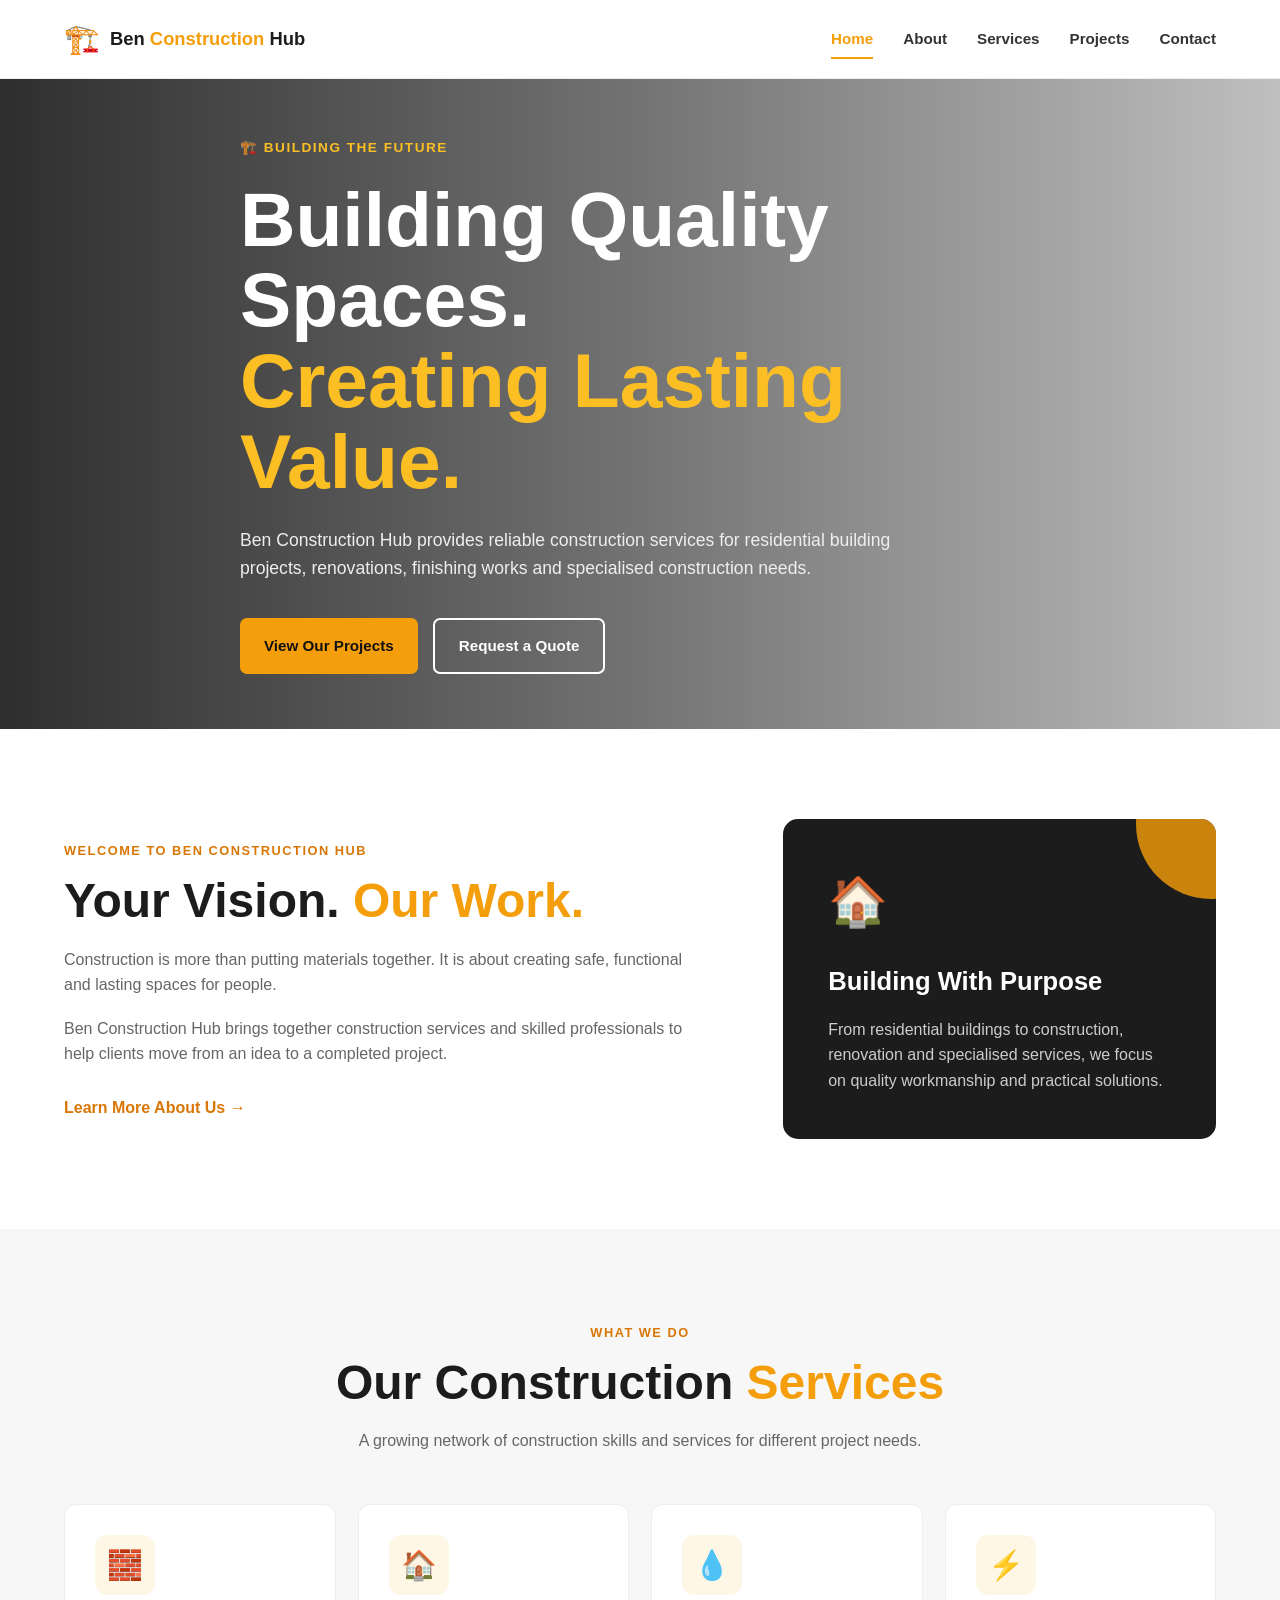
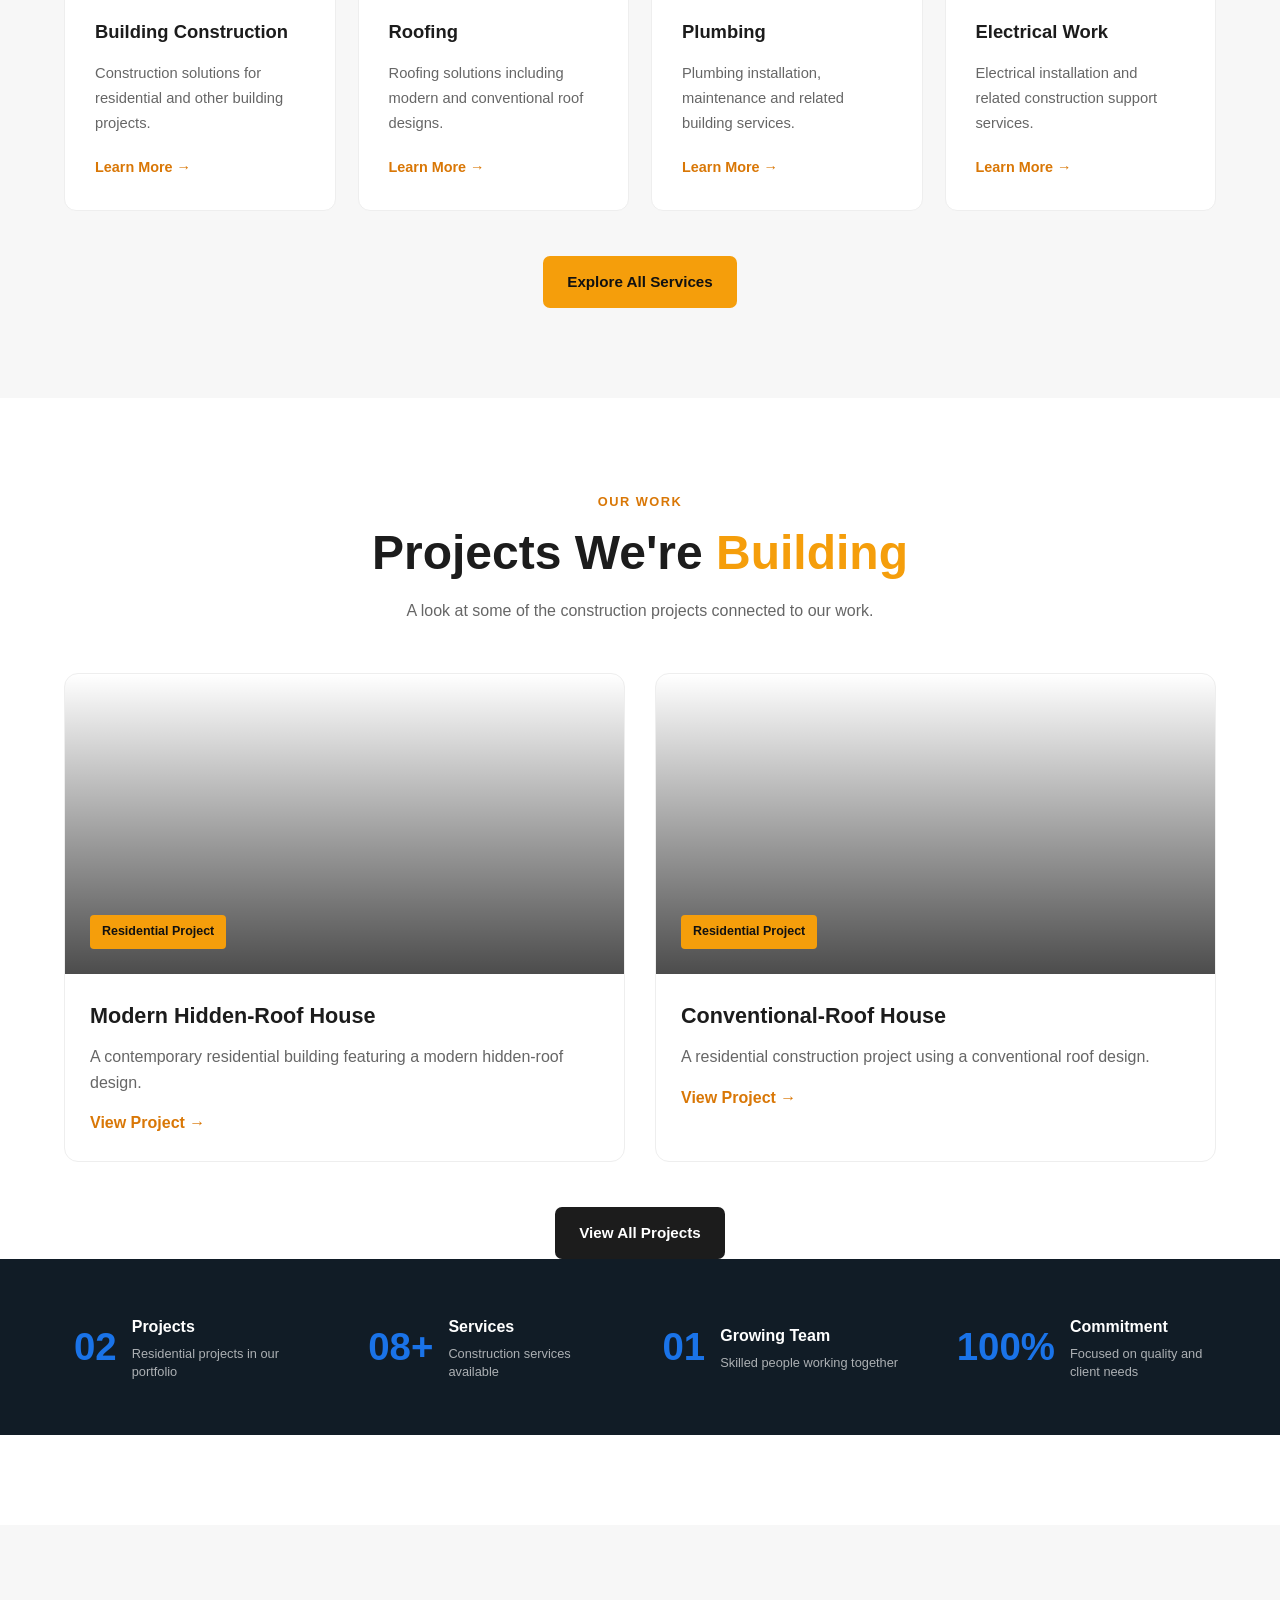
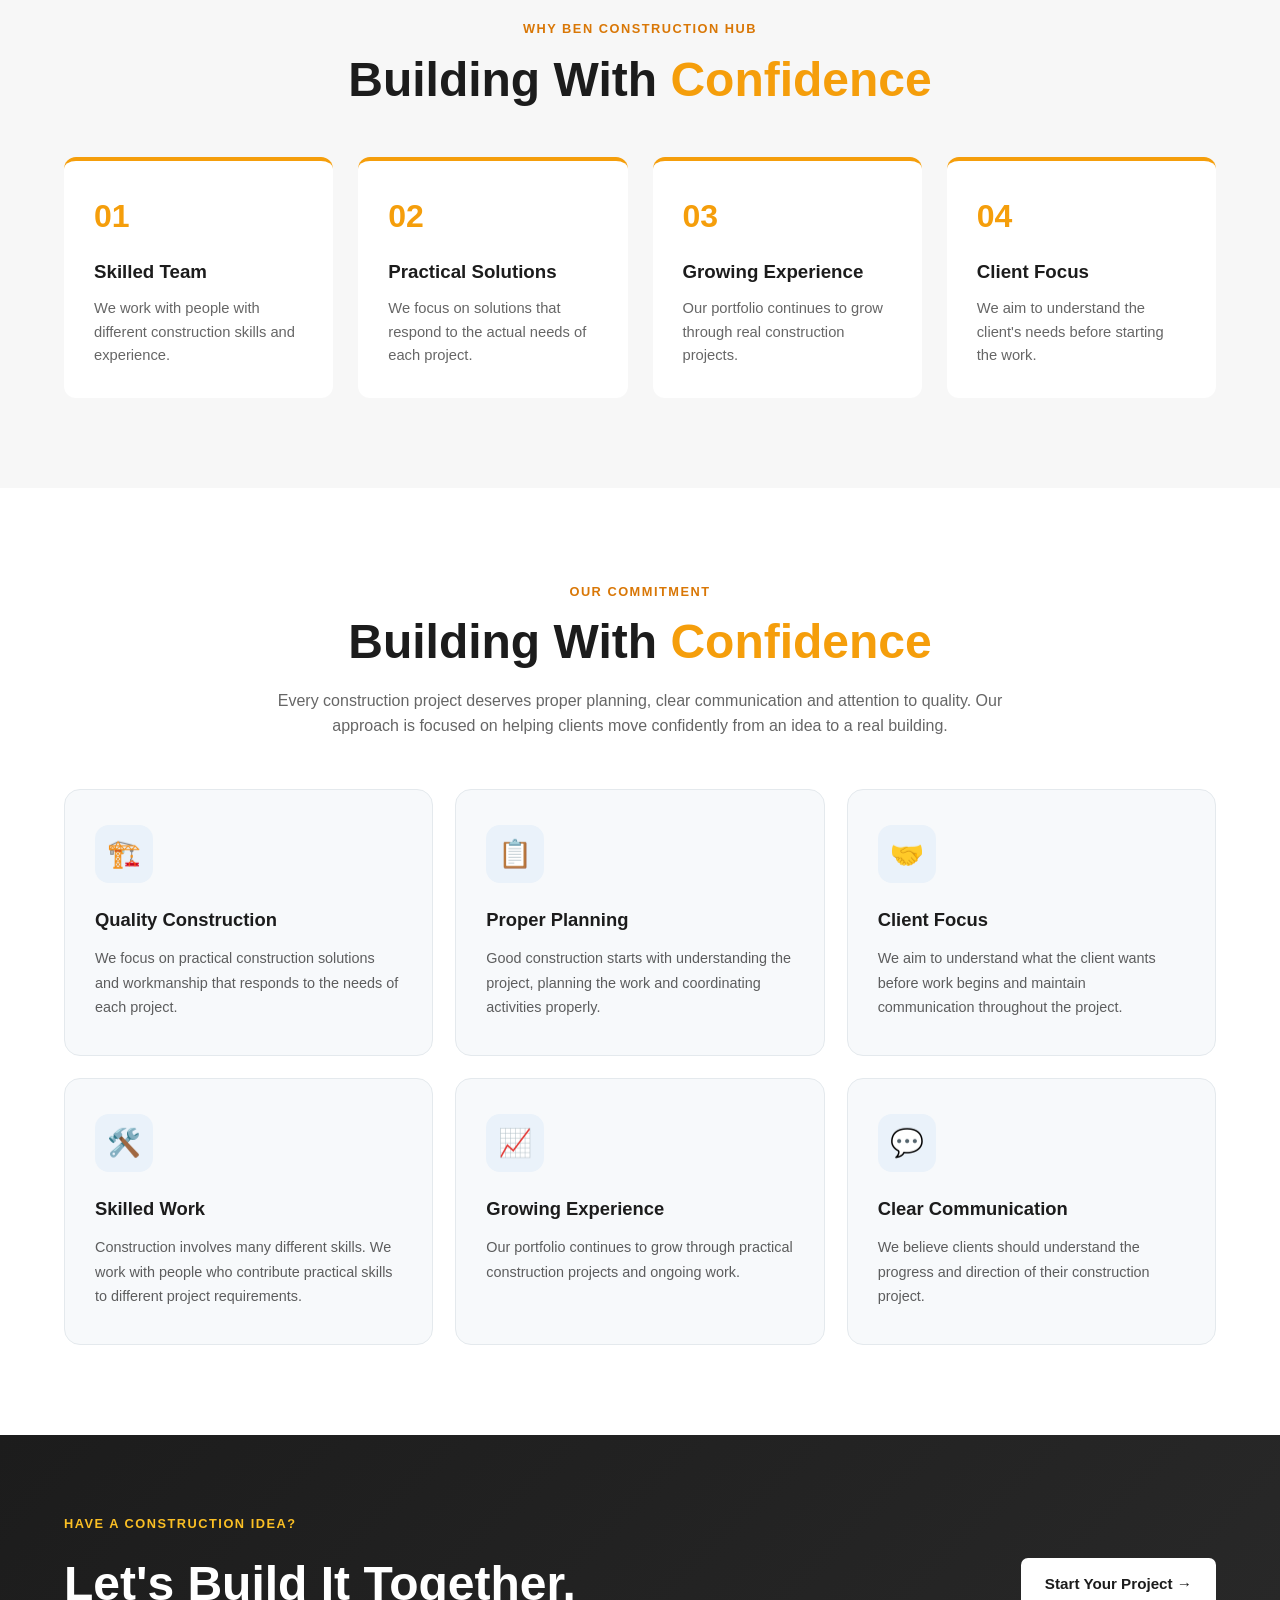
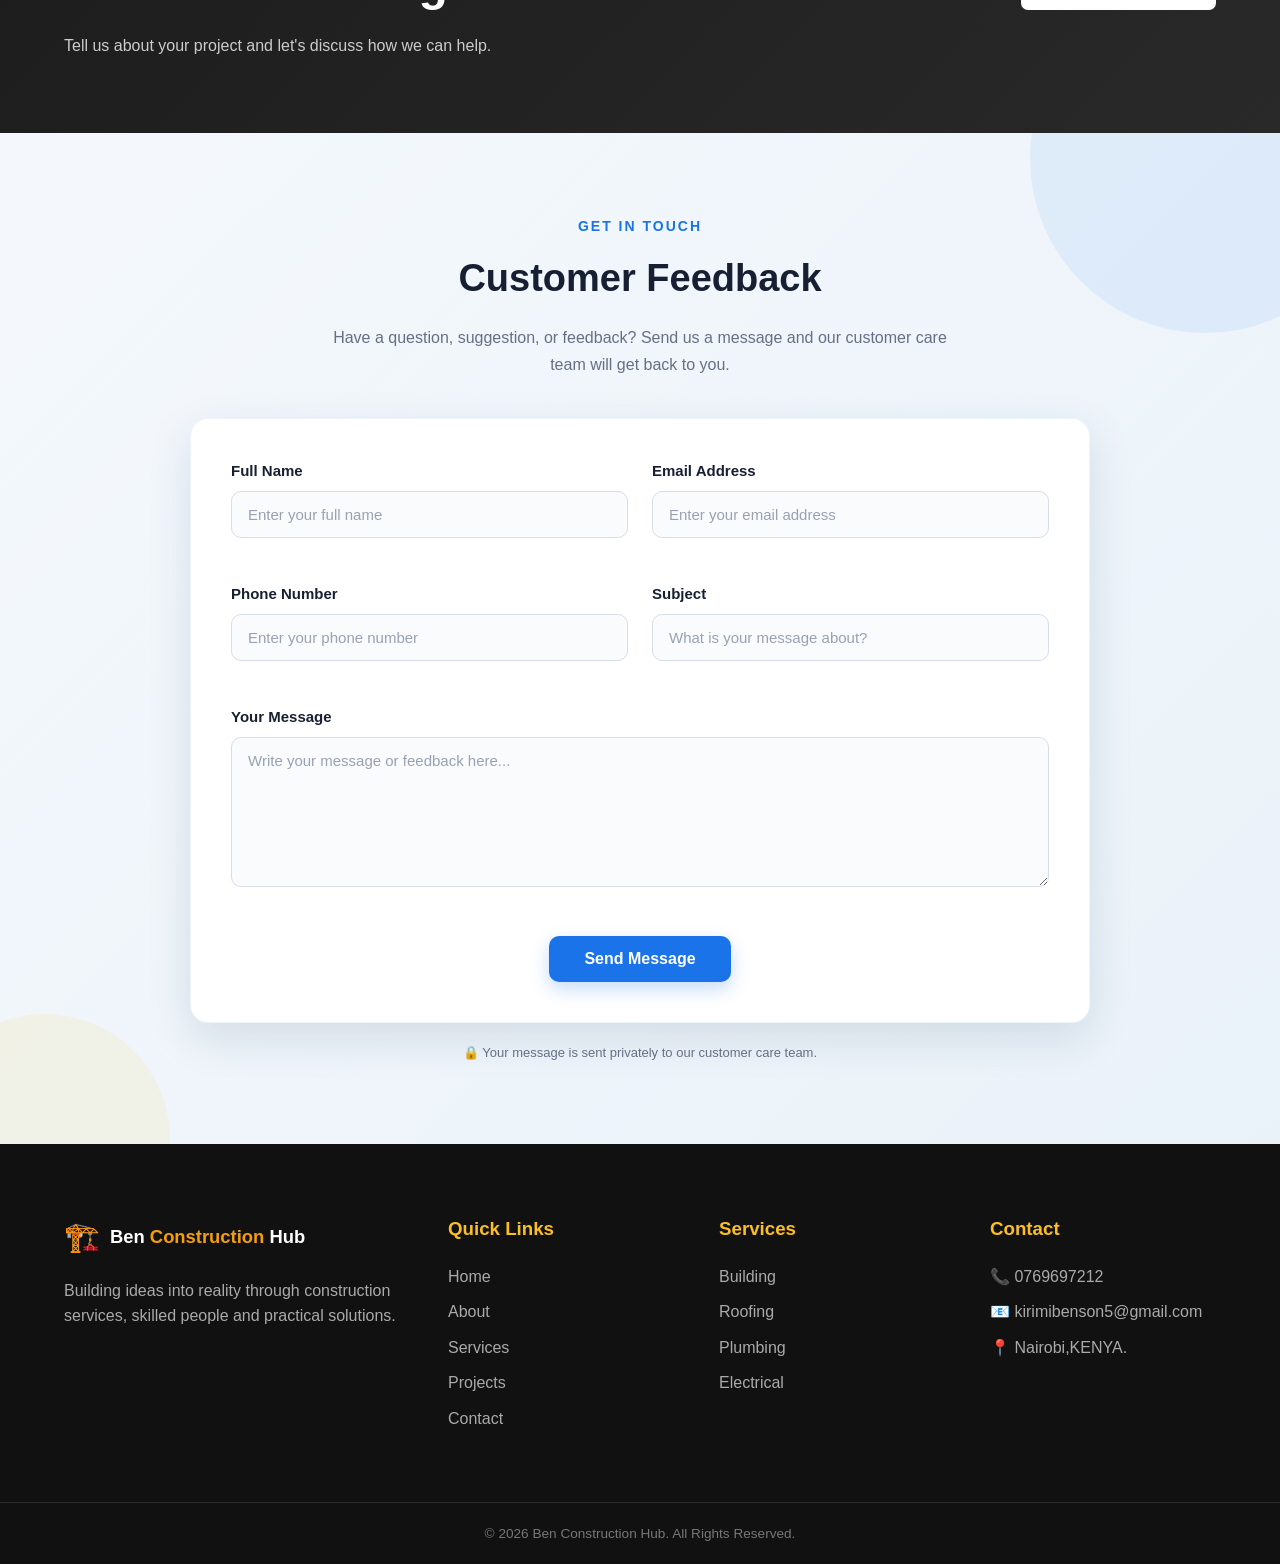
<file: index.html>
<!DOCTYPE html>
<html lang="en">
<head>
    <meta charset="UTF-8">

    <meta name="viewport" content="width=device-width, initial-scale=1.0">

    <meta
        name="description"
        content="Ben Construction Hub - Building quality spaces with reliable construction services."
    >
    <meta name="theme-color" content="#1a73e8">

    <title>Ben Construction Hub | Building Your Vision</title>

    <link rel="stylesheet" href="style.css">
    <link rel="manifest" href="./manifest.webmanifest">

<link rel="icon" href="./icons/app-icon.svg" type="image/svg+xml">
</head>

<body>

    <!-- ================= HEADER ================= -->

    <header class="header">

        <div class="container nav-container">

            <a href="index.html" class="logo">
                <span class="logo-icon">🏗️</span>
                <span>Ben <strong>Construction</strong> Hub</span>
            </a>

            <button class="menu-toggle" id="menuToggle">
                ☰
            </button>

            <nav class="navbar" id="navbar">

                <a href="index.html" class="active">Home</a>

                <a href="about.html">About</a>

                <a href="services.html">Services</a>

                <a href="projects.html">Projects</a>

                <a href="contact.html">Contact</a>

            </nav>

        </div>

    </header>


    <!-- ================= HERO SECTION ================= -->

    <main>

        <section class="hero">

            <div class="hero-overlay"></div>

            <div class="container hero-content">

                <span class="hero-label">
                    🏗️ BUILDING THE FUTURE
                </span>

                 <h1>
                        Building Quality Spaces.
                           <span>Creating Lasting Value.</span>
                                   </h1>
                
                    <p>
                  Ben Construction Hub provides reliable construction services
                         for residential building projects, renovations, finishing works
                        and specialised construction needs.

                </p>

                <div class="hero-buttons">
            <a href="projects.html" class="btn btn-primary">
                   View Our Projects
             </a>

           <a href="contact.html" class="btn btn-outline">
                  Request a Quote
               </a>
          </div>

            </div>

        </section>


        <!-- ================= INTRO SECTION ================= -->

        <section class="intro section">

            <div class="container intro-grid">

                <div class="intro-text">

                    <span class="section-label">
                        WELCOME TO BEN CONSTRUCTION HUB
                    </span>

                    <h2>
                        Your Vision.
                        <span>Our Work.</span>
                    </h2>

                    <p>
                        Construction is more than putting materials together.
                        It is about creating safe, functional and lasting
                        spaces for people.
                    </p>

                    <p>
                        Ben Construction Hub brings together construction
                        services and skilled professionals to help clients
                        move from an idea to a completed project.
                    </p>

                    <a href="about.html" class="text-link">
                        Learn More About Us →
                    </a>

                </div>


                <div class="intro-card">

                    <div class="intro-card-icon">
                        🏠
                    </div>

                    <h3>
                        Building With Purpose
                    </h3>

                    <p>
                        From residential buildings to construction,
                        renovation and specialised services, we focus on
                        quality workmanship and practical solutions.
                    </p>

                </div>

            </div>

        </section>


        <!-- ================= SERVICES PREVIEW ================= -->

        <section class="services-preview section">

            <div class="container">

                <div class="section-heading">

                    <span class="section-label">
                        WHAT WE DO
                    </span>

                    <h2>
                        Our Construction
                        <span>Services</span>
                    </h2>

                    <p>
                        A growing network of construction skills and
                        services for different project needs.
                    </p>

                </div>


                <div class="services-grid">


                    <article class="service-card">

                        <div class="service-icon">
                            🧱
                        </div>

                        <h3>
                            Building Construction
                        </h3>

                        <p>
                            Construction solutions for residential and
                            other building projects.
                        </p>

                        <a href="services.html">
                            Learn More →
                        </a>

                    </article>


                    <article class="service-card">

                        <div class="service-icon">
                            🏠
                        </div>

                        <h3>
                            Roofing
                        </h3>

                        <p>
                            Roofing solutions including modern and
                            conventional roof designs.
                        </p>

                        <a href="services.html">
                            Learn More →
                        </a>

                    </article>


                    <article class="service-card">

                        <div class="service-icon">
                            💧
                        </div>

                        <h3>
                            Plumbing
                        </h3>

                        <p>
                            Plumbing installation, maintenance and
                            related building services.
                        </p>

                        <a href="services.html">
                            Learn More →
                        </a>

                    </article>


                    <article class="service-card">

                        <div class="service-icon">
                            ⚡
                        </div>

                        <h3>
                            Electrical Work
                        </h3>

                        <p>
                            Electrical installation and related
                            construction support services.
                        </p>

                        <a href="services.html">
                            Learn More →
                        </a>

                    </article>


                </div>


                <div class="center-button">

                    <a href="services.html" class="btn btn-primary">
                        Explore All Services
                    </a>

                </div>

            </div>

        </section>


        <!-- ================= PROJECTS ================= -->

        <section class="projects-preview section">

            <div class="container">

                <div class="section-heading">

                    <span class="section-label">
                        OUR WORK
                    </span>

                    <h2>
                        Projects We're
                        <span>Building</span>
                    </h2>

                    <p>
                        A look at some of the construction projects
                        connected to our work.
                    </p>

                </div>


                <div class="projects-grid">


                    <article class="project-card">

                        <div class="project-image hidden-roof">

                            <div class="project-overlay">

                                <span>
                                    Residential Project
                                </span>

                            </div>

                        </div>

                        <div class="project-content">

                            <h3>
                                Modern Hidden-Roof House
                            </h3>

                            <p>
                                A contemporary residential building
                                featuring a modern hidden-roof design.
                            </p>

                            <a href="projects.html">
                                View Project →
                            </a>

                        </div>

                    </article>


                    <article class="project-card">

                        <div class="project-image normal-roof">

                            <div class="project-overlay">

                                <span>
                                    Residential Project
                                </span>

                            </div>

                        </div>

                        <div class="project-content">

                            <h3>
                                Conventional-Roof House
                            </h3>

                            <p>
                                A residential construction project using
                                a conventional roof design.
                            </p>

                            <a href="projects.html">
                                View Project →
                            </a>

                        </div>

                    </article>


                </div>


                <div class="center-button">

                    <a href="projects.html" class="btn btn-dark">
                        View All Projects
                    </a>

                </div>

            </div>
            <!-- COMPANY STATS -->
<section class="company-stats">
    <div class="container stats-grid">

        <div class="stat-item">
            <div class="stat-number">02</div>
            <div class="stat-text">
                <h3>Projects</h3>
                <p>Residential projects in our portfolio</p>
            </div>
        </div>

        <div class="stat-item">
            <div class="stat-number">08+</div>
            <div class="stat-text">
                <h3>Services</h3>
                <p>Construction services available</p>
            </div>
        </div>

        <div class="stat-item">
            <div class="stat-number">01</div>
            <div class="stat-text">
                <h3>Growing Team</h3>
                <p>Skilled people working together</p>
            </div>
        </div>

        <div class="stat-item">
            <div class="stat-number">100%</div>
            <div class="stat-text">
                <h3>Commitment</h3>
                <p>Focused on quality and client needs</p>
            </div>
        </div>

    </div>
</section>

        </section>


        <!-- ================= WHY US ================= -->

        <section class="why-us section">

            <div class="container">

                <div class="section-heading">

                    <span class="section-label">
                        WHY BEN CONSTRUCTION HUB
                    </span>

                    <h2>
                        Building With
                        <span>Confidence</span>
                    </h2>

                </div>


                <div class="why-grid">


                    <div class="why-item">

                        <div class="why-number">
                            01
                        </div>

                        <h3>
                            Skilled Team
                        </h3>

                        <p>
                            We work with people with different
                            construction skills and experience.
                        </p>

                    </div>


                    <div class="why-item">

                        <div class="why-number">
                            02
                        </div>

                        <h3>
                            Practical Solutions
                        </h3>

                        <p>
                            We focus on solutions that respond to the
                            actual needs of each project.
                        </p>

                    </div>


                    <div class="why-item">

                        <div class="why-number">
                            03
                        </div>

                        <h3>
                            Growing Experience
                        </h3>

                        <p>
                            Our portfolio continues to grow through
                            real construction projects.
                        </p>

                    </div>


                    <div class="why-item">

                        <div class="why-number">
                            04
                        </div>

                        <h3>
                            Client Focus
                        </h3>

                        <p>
                            We aim to understand the client's needs
                            before starting the work.
                        </p>

                    </div>


                </div>

            </div>

        </section>
        <!-- =====================================================
     TRUST & QUALITY SECTION
     ===================================================== -->

<section class="trust-section section">

    <div class="container">

        <div class="section-heading">

            <span class="section-label">
                OUR COMMITMENT
            </span>

            <h2>
                Building With <span>Confidence</span>
            </h2>

            <p>
                Every construction project deserves proper planning,
                clear communication and attention to quality.
                Our approach is focused on helping clients move
                confidently from an idea to a real building.
            </p>

        </div>


        <div class="trust-grid">

            <!-- TRUST 1 -->

            <article class="trust-card">

                <div class="trust-icon">
                    🏗️
                </div>

                <h3>
                    Quality Construction
                </h3>

                <p>
                    We focus on practical construction solutions
                    and workmanship that responds to the needs
                    of each project.
                </p>

            </article>


            <!-- TRUST 2 -->

            <article class="trust-card">

                <div class="trust-icon">
                    📋
                </div>

                <h3>
                    Proper Planning
                </h3>

                <p>
                    Good construction starts with understanding
                    the project, planning the work and coordinating
                    activities properly.
                </p>

            </article>


            <!-- TRUST 3 -->

            <article class="trust-card">

                <div class="trust-icon">
                    🤝
                </div>

                <h3>
                    Client Focus
                </h3>

                <p>
                    We aim to understand what the client wants
                    before work begins and maintain communication
                    throughout the project.
                </p>

            </article>


            <!-- TRUST 4 -->

            <article class="trust-card">

                <div class="trust-icon">
                    🛠️
                </div>

                <h3>
                    Skilled Work
                </h3>

                <p>
                    Construction involves many different skills.
                    We work with people who contribute practical
                    skills to different project requirements.
                </p>

            </article>


            <!-- TRUST 5 -->

            <article class="trust-card">

                <div class="trust-icon">
                    📈
                </div>

                <h3>
                    Growing Experience
                </h3>

                <p>
                    Our portfolio continues to grow through
                    practical construction projects and
                    ongoing work.
                </p>

            </article>


            <!-- TRUST 6 -->

            <article class="trust-card">

                <div class="trust-icon">
                    💬
                </div>

                <h3>
                    Clear Communication
                </h3>

                <p>
                    We believe clients should understand the
                    progress and direction of their construction
                    project.
                </p>

            </article>

        </div>

    </div>

</section>


        <!-- ================= CALL TO ACTION ================= -->

        <section class="cta">

            <div class="container cta-content">

                <div>

                    <span class="section-label">
                        HAVE A CONSTRUCTION IDEA?
                    </span>

                    <h2>
                        Let's Build It Together.
                    </h2>

                    <p>
                        Tell us about your project and let's discuss
                        how we can help.
                    </p>

                </div>


                <a href="contact.html" class="btn btn-light">
                    Start Your Project →
                </a>

            </div>

        </section>

    </main>
    <!-- ================= CUSTOMER FEEDBACK SECTION ================= -->
<section class="customer-feedback" id="feedback">

    <div class="feedback-container">

        <div class="feedback-header">
            <span class="feedback-label">GET IN TOUCH</span>

            <h2>Customer Feedback</h2>

            <p>
                Have a question, suggestion, or feedback?
                Send us a message and our customer care team will get back to you.
            </p>
        </div>

        <form
             action="https://formspree.io/f/xrpeggyl"
    method="POST"
    class="feedback-form"
        >

            <!-- Name -->
            <div class="form-group">
                <label for="name">Full Name</label>
                <input
                    type="text"
                    id="name"
                    name="name"
                    placeholder="Enter your full name"
                    required
                >
            </div>

            <!-- Email -->
            <div class="form-group">
                <label for="email">Email Address</label>
                <input
                    type="email"
                    id="email"
                    name="email"
                    placeholder="Enter your email address"
                    required
                >
            </div>

            <!-- Phone -->
            <div class="form-group">
                <label for="phone">Phone Number</label>
                <input
                    type="tel"
                    id="phone"
                    name="phone"
                    placeholder="Enter your phone number"
                >
            </div>

            <!-- Subject -->
            <div class="form-group">
                <label for="subject">Subject</label>
                <input
                    type="text"
                    id="subject"
                    name="subject"
                    placeholder="What is your message about?"
                    required
                >
            </div>

            <!-- Message -->
            <div class="form-group full-width">
                <label for="message">Your Message</label>
                <textarea
                    id="message"
                    name="message"
                    rows="6"
                    placeholder="Write your message or feedback here..."
                    required
                ></textarea>
            </div>

            <!-- Submit button -->
            <div class="feedback-submit">
                <button type="submit">
                    Send Message
                </button>
            </div>

        </form>

        <div class="feedback-note">
            <p>
                🔒 Your message is sent privately to our customer care team.
            </p>
        </div>

    </div>

</section>
<!-- ================= END CUSTOMER FEEDBACK SECTION ================= -->


    <!-- ================= FOOTER ================= -->

    <footer class="footer">

        <div class="container footer-grid">


            <div class="footer-brand">

                <a href="index.html" class="logo footer-logo">

                    <span class="logo-icon">
                        🏗️
                    </span>

                    <span>
                        Ben <strong>Construction</strong> Hub
                    </span>

                </a>

                <p>
                    Building ideas into reality through construction
                    services, skilled people and practical solutions.
                </p>

            </div>


            <div class="footer-column">

                <h3>
                    Quick Links
                </h3>

                <a href="index.html">Home</a>

                <a href="about.html">About</a>

                <a href="services.html">Services</a>

                <a href="projects.html">Projects</a>

                <a href="contact.html">Contact</a>

            </div>


            <div class="footer-column">

                <h3>
                    Services
                </h3>

                <a href="services.html">
                    Building
                </a>

                <a href="services.html">
                    Roofing
                </a>

                <a href="services.html">
                    Plumbing
                </a>

                <a href="services.html">
                    Electrical
                </a>

            </div>


            <div class="footer-column">

                <h3>
                    Contact
                </h3>

                <p>
                    📞 0769697212
                </p>

                <p>
                    📧 kirimibenson5@gmail.com
                </p>

                <p>
                    📍 Nairobi,KENYA.
                </p>

            </div>


        </div>


        <div class="footer-bottom">

            <div class="container">

                <p>
                    © <span id="year"></span>
                    Ben Construction Hub.
                    All Rights Reserved.
                </p>

            </div>

        </div>

    </footer>


    <script src="script.js"></script>

</body>
</html>
</file>
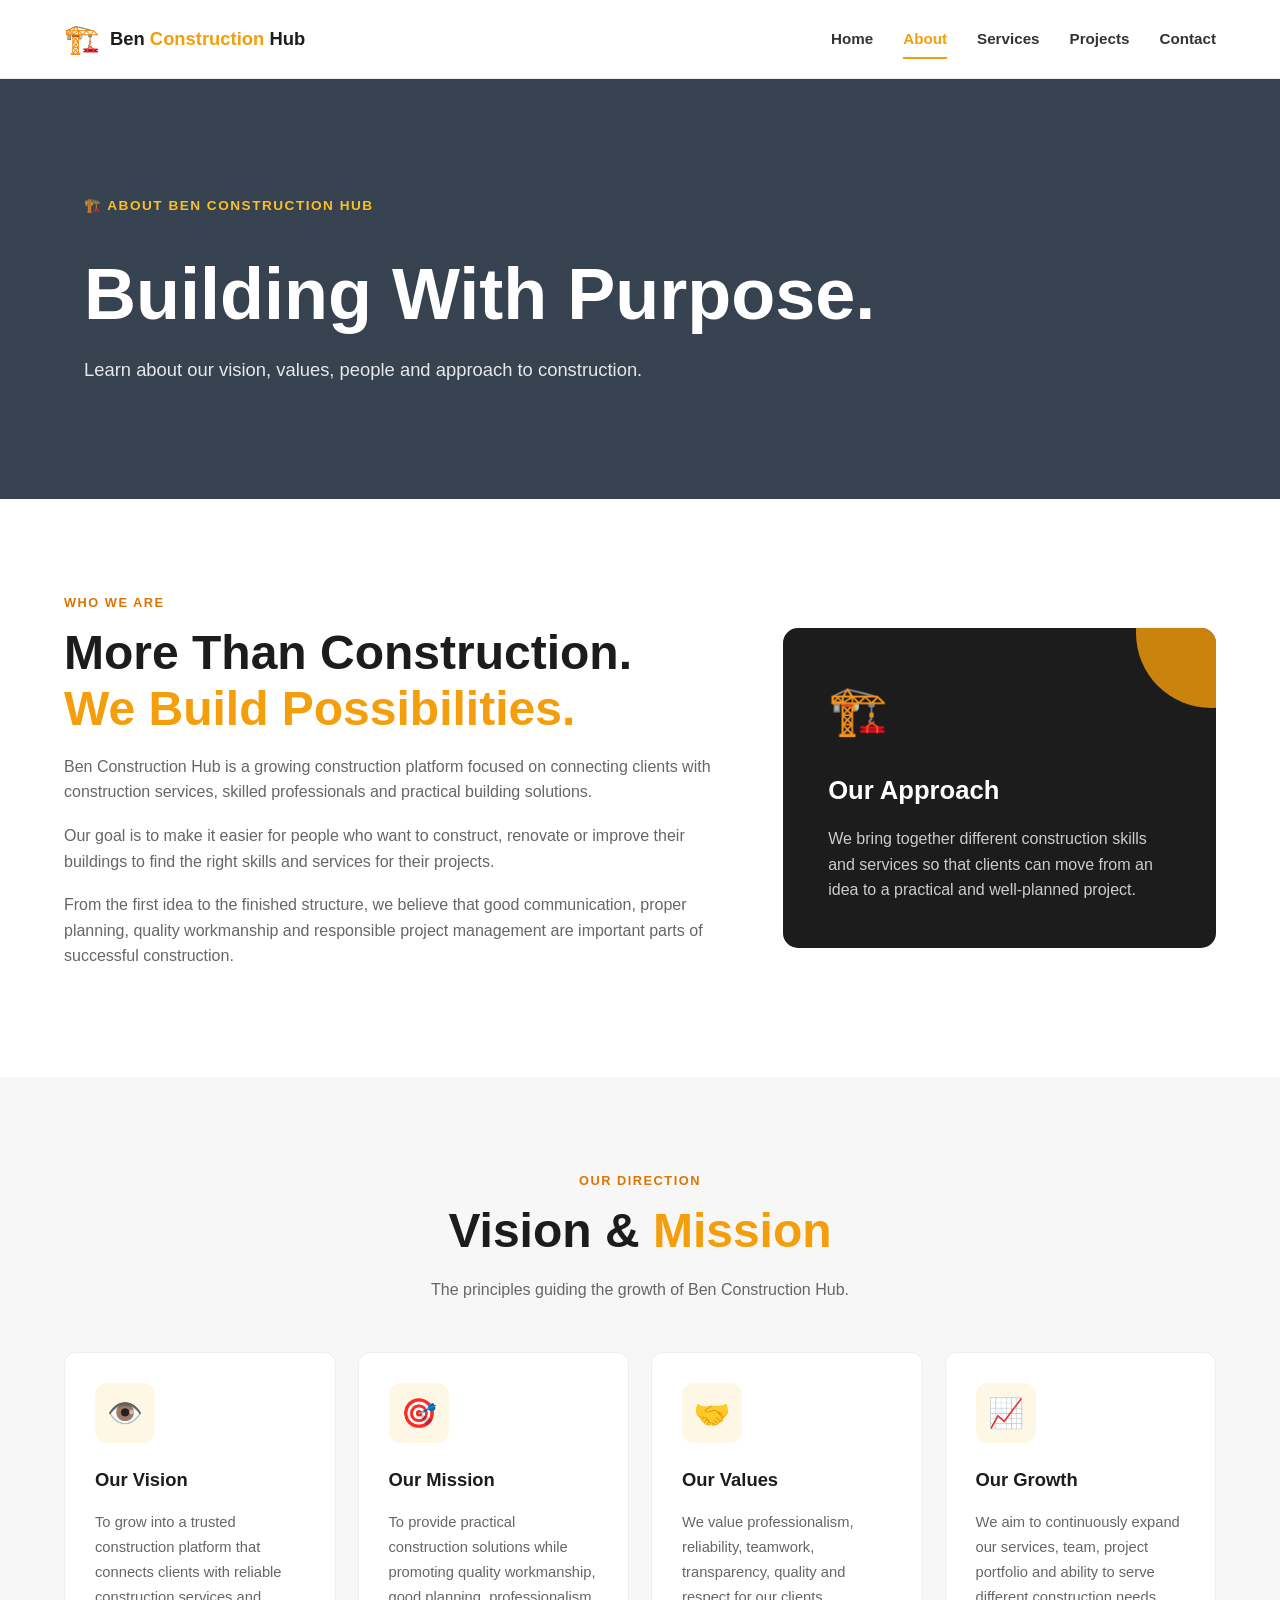
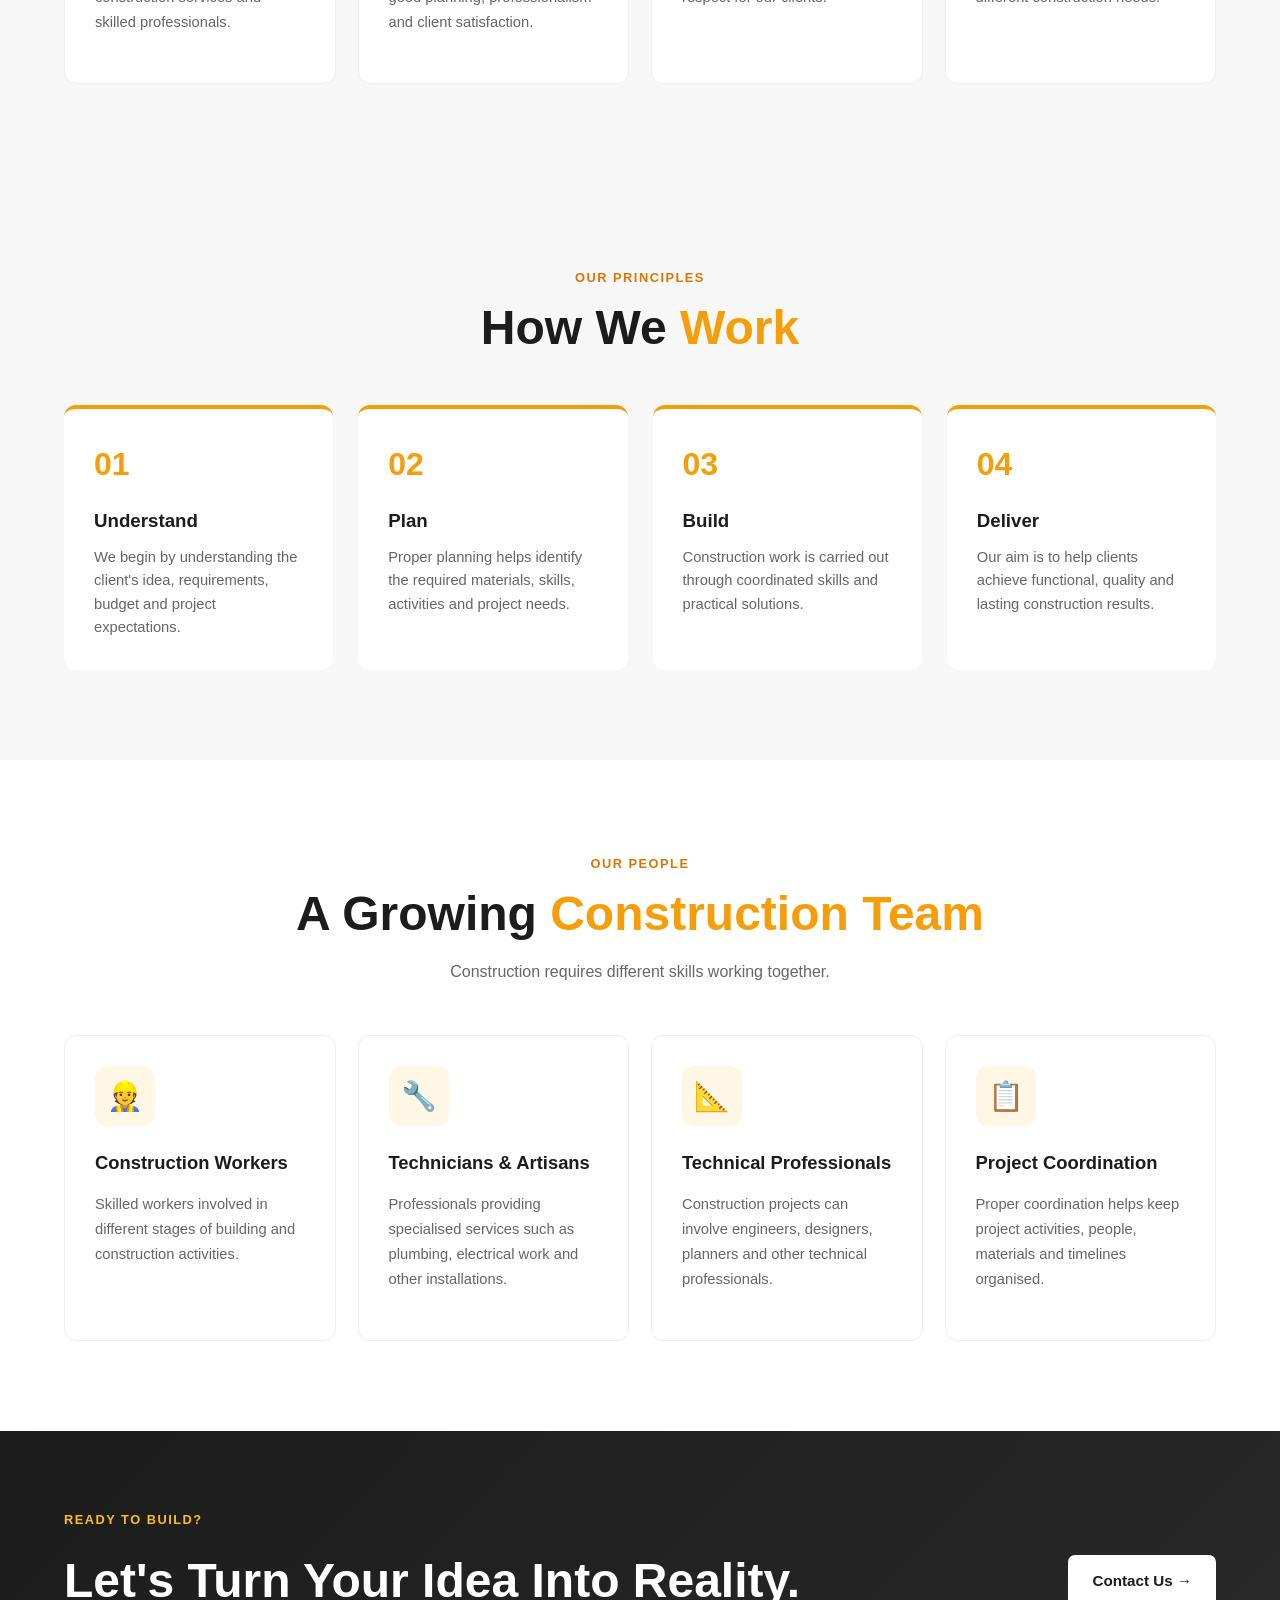
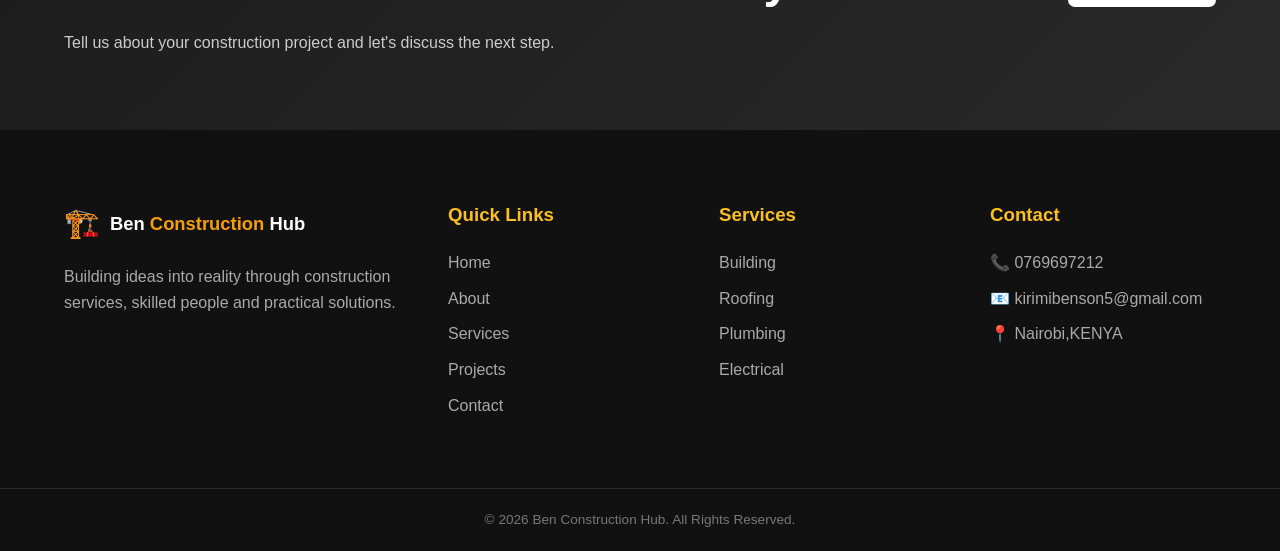
<file: about.html>
<!DOCTYPE html>
<html lang="en">

<head>
    <meta charset="UTF-8">

    <meta name="viewport" content="width=device-width, initial-scale=1.0">

    <meta
        name="description"
        content="Learn about Ben Construction Hub, our vision, mission, team and approach to construction."
    >

    <title>About Us | Ben Construction Hub</title>

    <link rel="stylesheet" href="style.css">
</head>

<body>

<!-- =====================================================
     HEADER
===================================================== -->

<header class="header">

    <div class="container nav-container">

        <a href="index.html" class="logo">
            <span class="logo-icon">🏗️</span>
            <span>Ben <strong>Construction</strong> Hub</span>
        </a>

        <button class="menu-toggle" id="menuToggle">
            ☰
        </button>

        <nav class="navbar" id="navbar">

            <a href="index.html">Home</a>

            <a href="about.html" class="active">
                About
            </a>

            <a href="services.html">
                Services
            </a>

            <a href="projects.html">
                Projects
            </a>

            <a href="contact.html">
                Contact
            </a>

        </nav>

    </div>

</header>


<!-- =====================================================
     PAGE HERO
===================================================== -->

<section class="page-hero">

    <div class="container page-hero-content">

        <span class="hero-label">
            🏗️ ABOUT BEN CONSTRUCTION HUB
        </span>

        <h1>
            Building With Purpose.
        </h1>

        <p>
            Learn about our vision, values, people and approach
            to construction.
        </p>

    </div>

</section>


<!-- =====================================================
     ABOUT INTRODUCTION
===================================================== -->

<section class="section">

    <div class="container intro-grid">

        <div class="intro-text">

            <span class="section-label">
                WHO WE ARE
            </span>

            <h2>
                More Than Construction.
                <span>We Build Possibilities.</span>
            </h2>

            <p>
                Ben Construction Hub is a growing construction platform
                focused on connecting clients with construction services,
                skilled professionals and practical building solutions.
            </p>

            <p>
                Our goal is to make it easier for people who want to
                construct, renovate or improve their buildings to find
                the right skills and services for their projects.
            </p>

            <p>
                From the first idea to the finished structure, we believe
                that good communication, proper planning, quality
                workmanship and responsible project management are
                important parts of successful construction.
            </p>

        </div>


        <div class="intro-card">

            <div class="intro-card-icon">
                🏗️
            </div>

            <h3>
                Our Approach
            </h3>

            <p>
                We bring together different construction skills and
                services so that clients can move from an idea to a
                practical and well-planned project.
            </p>

        </div>

    </div>

</section>


<!-- =====================================================
     VISION & MISSION
===================================================== -->

<section class="services-preview section">

    <div class="container">

        <div class="section-heading">

            <span class="section-label">
                OUR DIRECTION
            </span>

            <h2>
                Vision & <span>Mission</span>
            </h2>

            <p>
                The principles guiding the growth of Ben Construction Hub.
            </p>

        </div>


        <div class="services-grid">

            <article class="service-card">

                <div class="service-icon">
                    👁️
                </div>

                <h3>
                    Our Vision
                </h3>

                <p>
                    To grow into a trusted construction platform that
                    connects clients with reliable construction services
                    and skilled professionals.
                </p>

            </article>


            <article class="service-card">

                <div class="service-icon">
                    🎯
                </div>

                <h3>
                    Our Mission
                </h3>

                <p>
                    To provide practical construction solutions while
                    promoting quality workmanship, good planning,
                    professionalism and client satisfaction.
                </p>

            </article>


            <article class="service-card">

                <div class="service-icon">
                    🤝
                </div>

                <h3>
                    Our Values
                </h3>

                <p>
                    We value professionalism, reliability, teamwork,
                    transparency, quality and respect for our clients.
                </p>

            </article>


            <article class="service-card">

                <div class="service-icon">
                    📈
                </div>

                <h3>
                    Our Growth
                </h3>

                <p>
                    We aim to continuously expand our services, team,
                    project portfolio and ability to serve different
                    construction needs.
                </p>

            </article>

        </div>

    </div>

</section>


<!-- =====================================================
     WHAT MAKES US DIFFERENT
===================================================== -->

<section class="why-us section">

    <div class="container">

        <div class="section-heading">

            <span class="section-label">
                OUR PRINCIPLES
            </span>

            <h2>
                How We <span>Work</span>
            </h2>

        </div>


        <div class="why-grid">

            <div class="why-item">

                <div class="why-number">
                    01
                </div>

                <h3>
                    Understand
                </h3>

                <p>
                    We begin by understanding the client's idea,
                    requirements, budget and project expectations.
                </p>

            </div>


            <div class="why-item">

                <div class="why-number">
                    02
                </div>

                <h3>
                    Plan
                </h3>

                <p>
                    Proper planning helps identify the required
                    materials, skills, activities and project needs.
                </p>

            </div>


            <div class="why-item">

                <div class="why-number">
                    03
                </div>

                <h3>
                    Build
                </h3>

                <p>
                    Construction work is carried out through
                    coordinated skills and practical solutions.
                </p>

            </div>


            <div class="why-item">

                <div class="why-number">
                    04
                </div>

                <h3>
                    Deliver
                </h3>

                <p>
                    Our aim is to help clients achieve functional,
                    quality and lasting construction results.
                </p>

            </div>

        </div>

    </div>

</section>


<!-- =====================================================
     TEAM SECTION
===================================================== -->

<section class="section">

    <div class="container">

        <div class="section-heading">

            <span class="section-label">
                OUR PEOPLE
            </span>

            <h2>
                A Growing <span>Construction Team</span>
            </h2>

            <p>
                Construction requires different skills working together.
            </p>

        </div>


        <div class="services-grid">

            <article class="service-card">

                <div class="service-icon">
                    👷
                </div>

                <h3>
                    Construction Workers
                </h3>

                <p>
                    Skilled workers involved in different stages of
                    building and construction activities.
                </p>

            </article>


            <article class="service-card">

                <div class="service-icon">
                    🔧
                </div>

                <h3>
                    Technicians & Artisans
                </h3>

                <p>
                    Professionals providing specialised services such
                    as plumbing, electrical work and other installations.
                </p>

            </article>


            <article class="service-card">

                <div class="service-icon">
                    📐
                </div>

                <h3>
                    Technical Professionals
                </h3>

                <p>
                    Construction projects can involve engineers,
                    designers, planners and other technical professionals.
                </p>

            </article>


            <article class="service-card">

                <div class="service-icon">
                    📋
                </div>

                <h3>
                    Project Coordination
                </h3>

                <p>
                    Proper coordination helps keep project activities,
                    people, materials and timelines organised.
                </p>

            </article>

        </div>

    </div>

</section>


<!-- =====================================================
     CTA
===================================================== -->

<section class="cta">

    <div class="container cta-content">

        <div>

            <span class="section-label">
                READY TO BUILD?
            </span>

            <h2>
                Let's Turn Your Idea Into Reality.
            </h2>

            <p>
                Tell us about your construction project and
                let's discuss the next step.
            </p>

        </div>

        <a href="contact.html" class="btn btn-light">
            Contact Us →
        </a>

    </div>

</section>


<!-- =====================================================
     FOOTER
===================================================== -->

<footer class="footer">

    <div class="container footer-grid">

        <div class="footer-brand">

            <a href="index.html" class="logo footer-logo">

                <span class="logo-icon">
                    🏗️
                </span>

                <span>
                    Ben <strong>Construction</strong> Hub
                </span>

            </a>

            <p>
                Building ideas into reality through construction
                services, skilled people and practical solutions.
            </p>

        </div>


        <div class="footer-column">

            <h3>
                Quick Links
            </h3>

            <a href="index.html">
                Home
            </a>

            <a href="about.html">
                About
            </a>

            <a href="services.html">
                Services
            </a>

            <a href="projects.html">
                Projects
            </a>

            <a href="contact.html">
                Contact
            </a>

        </div>


        <div class="footer-column">

            <h3>
                Services
            </h3>

            <a href="services.html">
                Building
            </a>

            <a href="services.html">
                Roofing
            </a>

            <a href="services.html">
                Plumbing
            </a>

            <a href="services.html">
                Electrical
            </a>

        </div>


        <div class="footer-column">

            <h3>
                Contact
            </h3>

            <p>
                📞 0769697212
            </p>

            <p>
                📧 kirimibenson5@gmail.com
            </p>

            <p>
                📍 Nairobi,KENYA
            </p>

        </div>

    </div>


    <div class="footer-bottom">

        <div class="container">

            <p>
                © <span id="year"></span>
                Ben Construction Hub.
                All Rights Reserved.
            </p>

        </div>

    </div>

</footer>


<!-- JAVASCRIPT -->

<script src="script.js"></script>

</body>
</html>
</file>
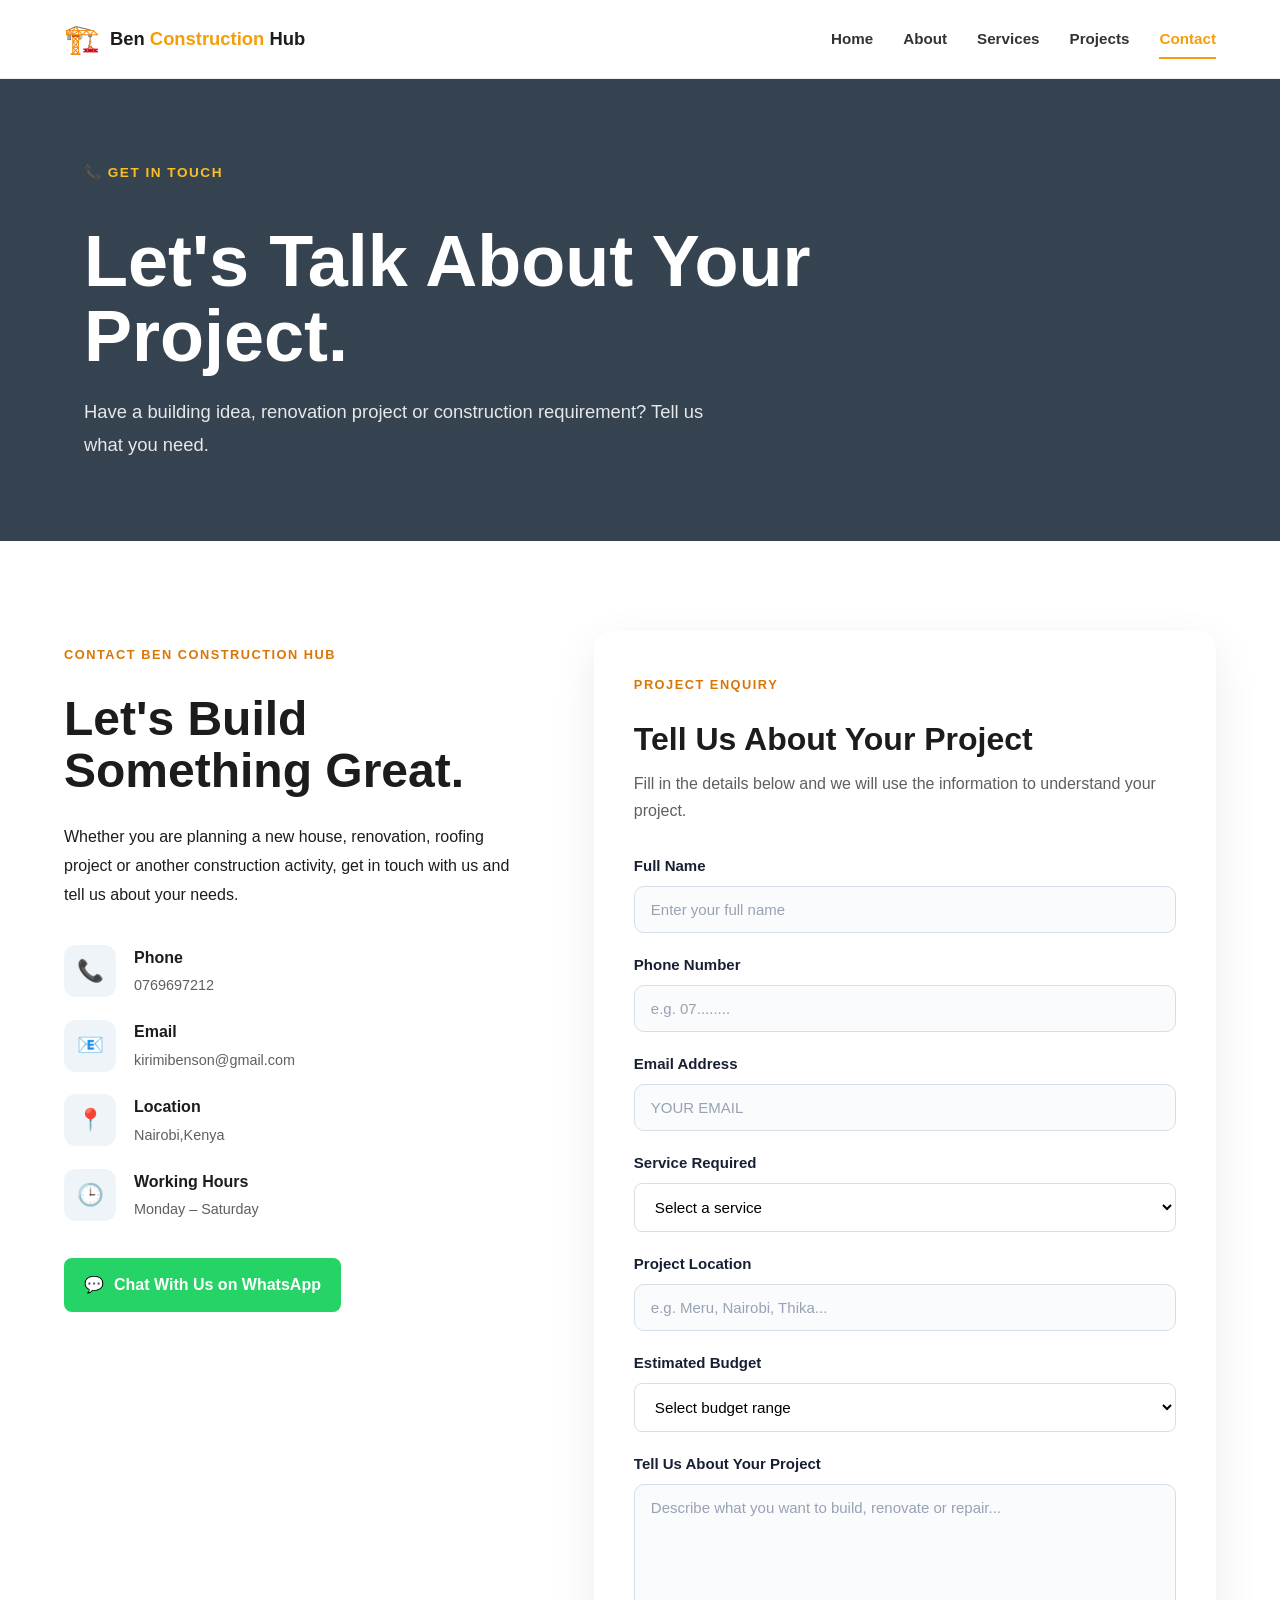
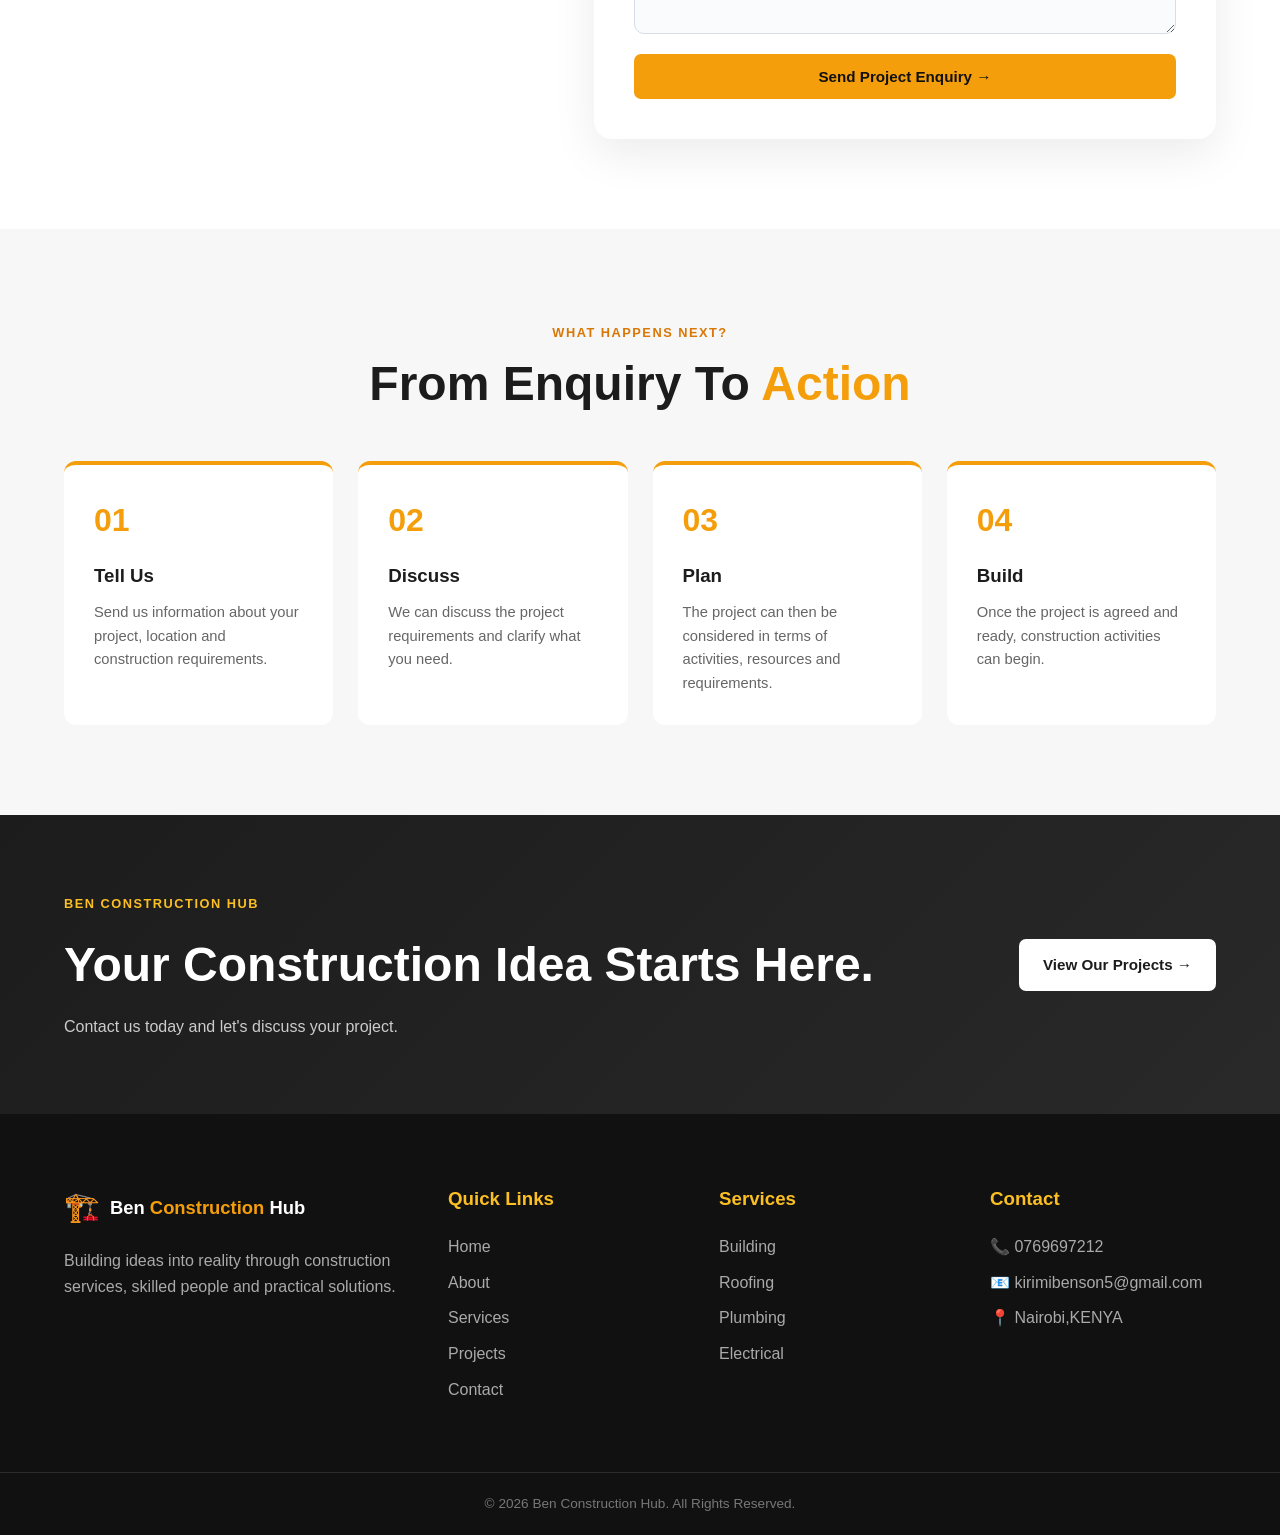
<file: contact.html>
<!DOCTYPE html>
<html lang="en">

<head>

    <meta charset="UTF-8">

    <meta
        name="viewport"
        content="width=device-width, initial-scale=1.0"
    >

    <meta
        name="description"
        content="Contact Ben Construction Hub for construction, roofing, plumbing, electrical, renovation and project coordination services."
    >

    <title>Contact Us | Ben Construction Hub</title>

    <link rel="stylesheet" href="style.css">

</head>


<body>


<!-- =====================================================
     HEADER
===================================================== -->

<header class="header">

    <div class="container nav-container">

        <a href="index.html" class="logo">

            <span class="logo-icon">
                🏗️
            </span>

            <span>
                Ben <strong>Construction</strong> Hub
            </span>

        </a>


        <button
            class="menu-toggle"
            id="menuToggle"
            aria-label="Open navigation menu"
        >
            ☰
        </button>


        <nav class="navbar" id="navbar">

            <a href="index.html">
                Home
            </a>

            <a href="about.html">
                About
            </a>

            <a href="services.html">
                Services
            </a>

            <a href="projects.html">
                Projects
            </a>

            <a href="contact.html" class="active">
                Contact
            </a>

        </nav>

    </div>

</header>



<!-- =====================================================
     PAGE HERO
===================================================== -->

<section class="page-hero">

    <div class="container page-hero-content">

        <span class="hero-label">
            📞 GET IN TOUCH
        </span>

        <h1>
            Let's Talk About Your Project.
        </h1>

        <p>
            Have a building idea, renovation project or construction
            requirement? Tell us what you need.
        </p>

    </div>

</section>



<!-- =====================================================
     CONTACT SECTION
===================================================== -->

<section class="section">

    <div class="container contact-grid">


        <!-- =================================================
             CONTACT INFORMATION
        ================================================== -->

        <div class="contact-info">

            <span class="section-label">
                CONTACT BEN CONSTRUCTION HUB
            </span>

            <h2>
                Let's Build Something <span>Great.</span>
            </h2>

            <p>
                Whether you are planning a new house, renovation,
                roofing project or another construction activity,
                get in touch with us and tell us about your needs.
            </p>


            <!-- PHONE -->

            <div class="contact-item">

                <div class="contact-icon">
                    📞
                </div>

                <div>

                    <h3>
                        Phone
                    </h3>

                    <p>
                        0769697212
                    </p>

                </div>

            </div>


            <!-- EMAIL -->

            <div class="contact-item">

                <div class="contact-icon">
                    📧
                </div>

                <div>

                    <h3>
                        Email
                    </h3>

                    <p>
                        kirimibenson@gmail.com
                    </p>

                </div>

            </div>


            <!-- LOCATION -->

            <div class="contact-item">

                <div class="contact-icon">
                    📍
                </div>

                <div>

                    <h3>
                        Location
                    </h3>

                    <p>
                        Nairobi,Kenya
                    </p>

                </div>

            </div>


            <!-- WORKING HOURS -->

            <div class="contact-item">

                <div class="contact-icon">
                    🕒
                </div>

                <div>

                    <h3>
                        Working Hours
                    </h3>

                    <p>
                        Monday – Saturday
                    </p>

                </div>

            </div>


            <!-- WHATSAPP -->

            <a
                href="#"
                class="contact-whatsapp"
                id="whatsappButton"
            >

                <span>
                    💬
                </span>

                Chat With Us on WhatsApp

            </a>

        </div>



        <!-- =================================================
             CONTACT FORM
        ================================================== -->

        <div class="contact-form-container">

            <div class="form-heading">

                <span class="section-label">
                    PROJECT ENQUIRY
                </span>

                <h2>
                    Tell Us About Your Project
                </h2>

                <p>
                    Fill in the details below and we will use the
                    information to understand your project.
                </p>

            </div>


            <form id="contactForm">


                <!-- NAME -->

                <div class="form-group">

                    <label for="name">
                        Full Name
                    </label>

                    <input
                        type="text"
                        id="name"
                        name="name"
                        placeholder="Enter your full name"
                        required
                    >

                </div>



                <!-- PHONE -->

                <div class="form-group">

                    <label for="phone">
                        Phone Number
                    </label>

                    <input
                        type="tel"
                        id="phone"
                        name="phone"
                        placeholder="e.g. 07........"
                        required
                    >

                </div>



                <!-- EMAIL -->

                <div class="form-group">

                    <label for="email">
                        Email Address
                    </label>

                    <input
                        type="email"
                        id="email"
                        name="email"
                        placeholder="YOUR EMAIL"
                    >

                </div>



                <!-- SERVICE -->

                <div class="form-group">

                    <label for="service">
                        Service Required
                    </label>

                    <select
                        id="service"
                        name="service"
                        required
                    >

                        <option value="">
                            Select a service
                        </option>

                        <option value="Building Construction">
                            Building Construction
                        </option>

                        <option value="Roofing">
                            Roofing
                        </option>

                        <option value="Plumbing">
                            Plumbing
                        </option>

                        <option value="Electrical Work">
                            Electrical Work
                        </option>

                        <option value="Painting and Finishing">
                            Painting & Finishing
                        </option>

                        <option value="Tiling and Flooring">
                            Tiling & Flooring
                        </option>

                        <option value="Renovation and Repairs">
                            Renovation & Repairs
                        </option>

                        <option value="Project Coordination">
                            Project Coordination
                        </option>

                        <option value="Other">
                            Other
                        </option>

                    </select>

                </div>



                <!-- LOCATION -->

                <div class="form-group">

                    <label for="location">
                        Project Location
                    </label>

                    <input
                        type="text"
                        id="location"
                        name="location"
                        placeholder="e.g. Meru, Nairobi, Thika..."
                    >

                </div>



                <!-- BUDGET -->

                <div class="form-group">

                    <label for="budget">
                        Estimated Budget
                    </label>

                    <select
                        id="budget"
                        name="budget"
                    >

                        <option value="">
                            Select budget range
                        </option>

                        <option value="Below KES 500,000">
                            Below KES 500,000
                        </option>

                        <option value="KES 500,000 - 1,000,000">
                            KES 500,000 – 1,000,000
                        </option>

                        <option value="KES 1,000,000 - 3,000,000">
                            KES 1,000,000 – 3,000,000
                        </option>

                        <option value="KES 3,000,000 - 5,000,000">
                            KES 3,000,000 – 5,000,000
                        </option>

                        <option value="Above KES 5,000,000">
                            Above KES 5,000,000
                        </option>

                        <option value="Not sure yet">
                            Not sure yet
                        </option>

                    </select>

                </div>



                <!-- MESSAGE -->

                <div class="form-group">

                    <label for="message">
                        Tell Us About Your Project
                    </label>

                    <textarea
                        id="message"
                        name="message"
                        rows="6"
                        placeholder="Describe what you want to build, renovate or repair..."
                        required
                    ></textarea>

                </div>



                <!-- SUBMIT -->

                <button
                    type="submit"
                    class="btn btn-primary form-submit"
                >
                    Send Project Enquiry →
                </button>


                <!-- SUCCESS MESSAGE -->

                <div
                    id="formMessage"
                    class="form-message"
                ></div>

            </form>

        </div>

    </div>

</section>



<!-- =====================================================
     WHY CONTACT US
===================================================== -->

<section class="why-us section">

    <div class="container">

        <div class="section-heading">

            <span class="section-label">
                WHAT HAPPENS NEXT?
            </span>

            <h2>
                From Enquiry To <span>Action</span>
            </h2>

        </div>


        <div class="why-grid">


            <div class="why-item">

                <div class="why-number">
                    01
                </div>

                <h3>
                    Tell Us
                </h3>

                <p>
                    Send us information about your project,
                    location and construction requirements.
                </p>

            </div>



            <div class="why-item">

                <div class="why-number">
                    02
                </div>

                <h3>
                    Discuss
                </h3>

                <p>
                    We can discuss the project requirements and
                    clarify what you need.
                </p>

            </div>



            <div class="why-item">

                <div class="why-number">
                    03
                </div>

                <h3>
                    Plan
                </h3>

                <p>
                    The project can then be considered in terms
                    of activities, resources and requirements.
                </p>

            </div>



            <div class="why-item">

                <div class="why-number">
                    04
                </div>

                <h3>
                    Build
                </h3>

                <p>
                    Once the project is agreed and ready,
                    construction activities can begin.
                </p>

            </div>

        </div>

    </div>

</section>



<!-- =====================================================
     FINAL CTA
===================================================== -->

<section class="cta">

    <div class="container cta-content">

        <div>

            <span class="section-label">
                BEN CONSTRUCTION HUB
            </span>

            <h2>
                Your Construction Idea Starts Here.
            </h2>

            <p>
                Contact us today and let's discuss your project.
            </p>

        </div>


        <a
            href="projects.html"
            class="btn btn-light"
        >
            View Our Projects →
        </a>

    </div>

</section>



<!-- =====================================================
     FOOTER
===================================================== -->

<footer class="footer">

    <div class="container footer-grid">


        <div class="footer-brand">

            <a
                href="index.html"
                class="logo footer-logo"
            >

                <span class="logo-icon">
                    🏗️
                </span>

                <span>
                    Ben <strong>Construction</strong> Hub
                </span>

            </a>


            <p>
                Building ideas into reality through construction
                services, skilled people and practical solutions.
            </p>

        </div>



        <div class="footer-column">

            <h3>
                Quick Links
            </h3>

            <a href="index.html">
                Home
            </a>

            <a href="about.html">
                About
            </a>

            <a href="services.html">
                Services
            </a>

            <a href="projects.html">
                Projects
            </a>

            <a href="contact.html">
                Contact
            </a>

        </div>



        <div class="footer-column">

            <h3>
                Services
            </h3>

            <a href="services.html">
                Building
            </a>

            <a href="services.html">
                Roofing
            </a>

            <a href="services.html">
                Plumbing
            </a>

            <a href="services.html">
                Electrical
            </a>

        </div>



        <div class="footer-column">

            <h3>
                Contact
            </h3>

            <p>
                📞 0769697212
            </p>

            <p>
                📧 kirimibenson5@gmail.com
            </p>

            <p>
                📍 Nairobi,KENYA
            </p>

        </div>

    </div>



    <div class="footer-bottom">

        <div class="container">

            <p>
                © <span id="year"></span>
                Ben Construction Hub.
                All Rights Reserved.
            </p>

        </div>

    </div>

</footer>



<script src="script.js"></script>

</body>

</html>
</file>
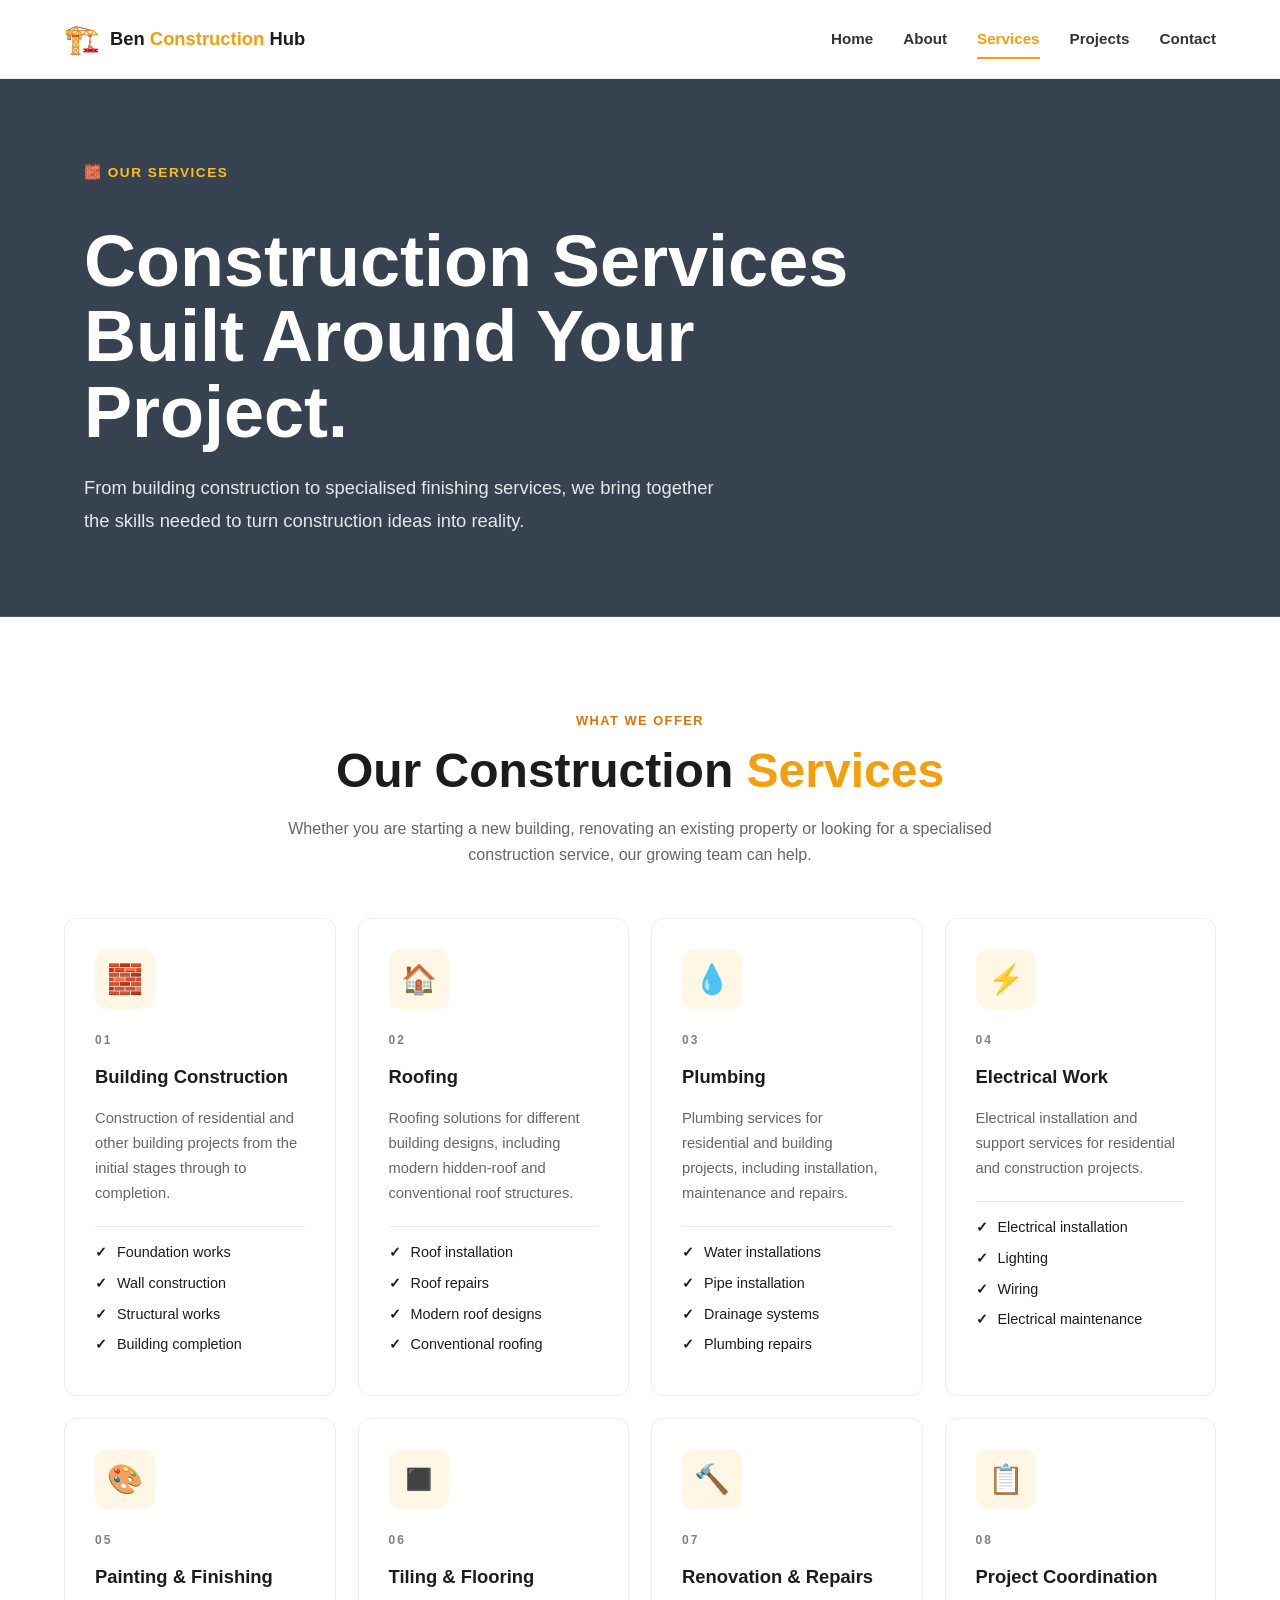
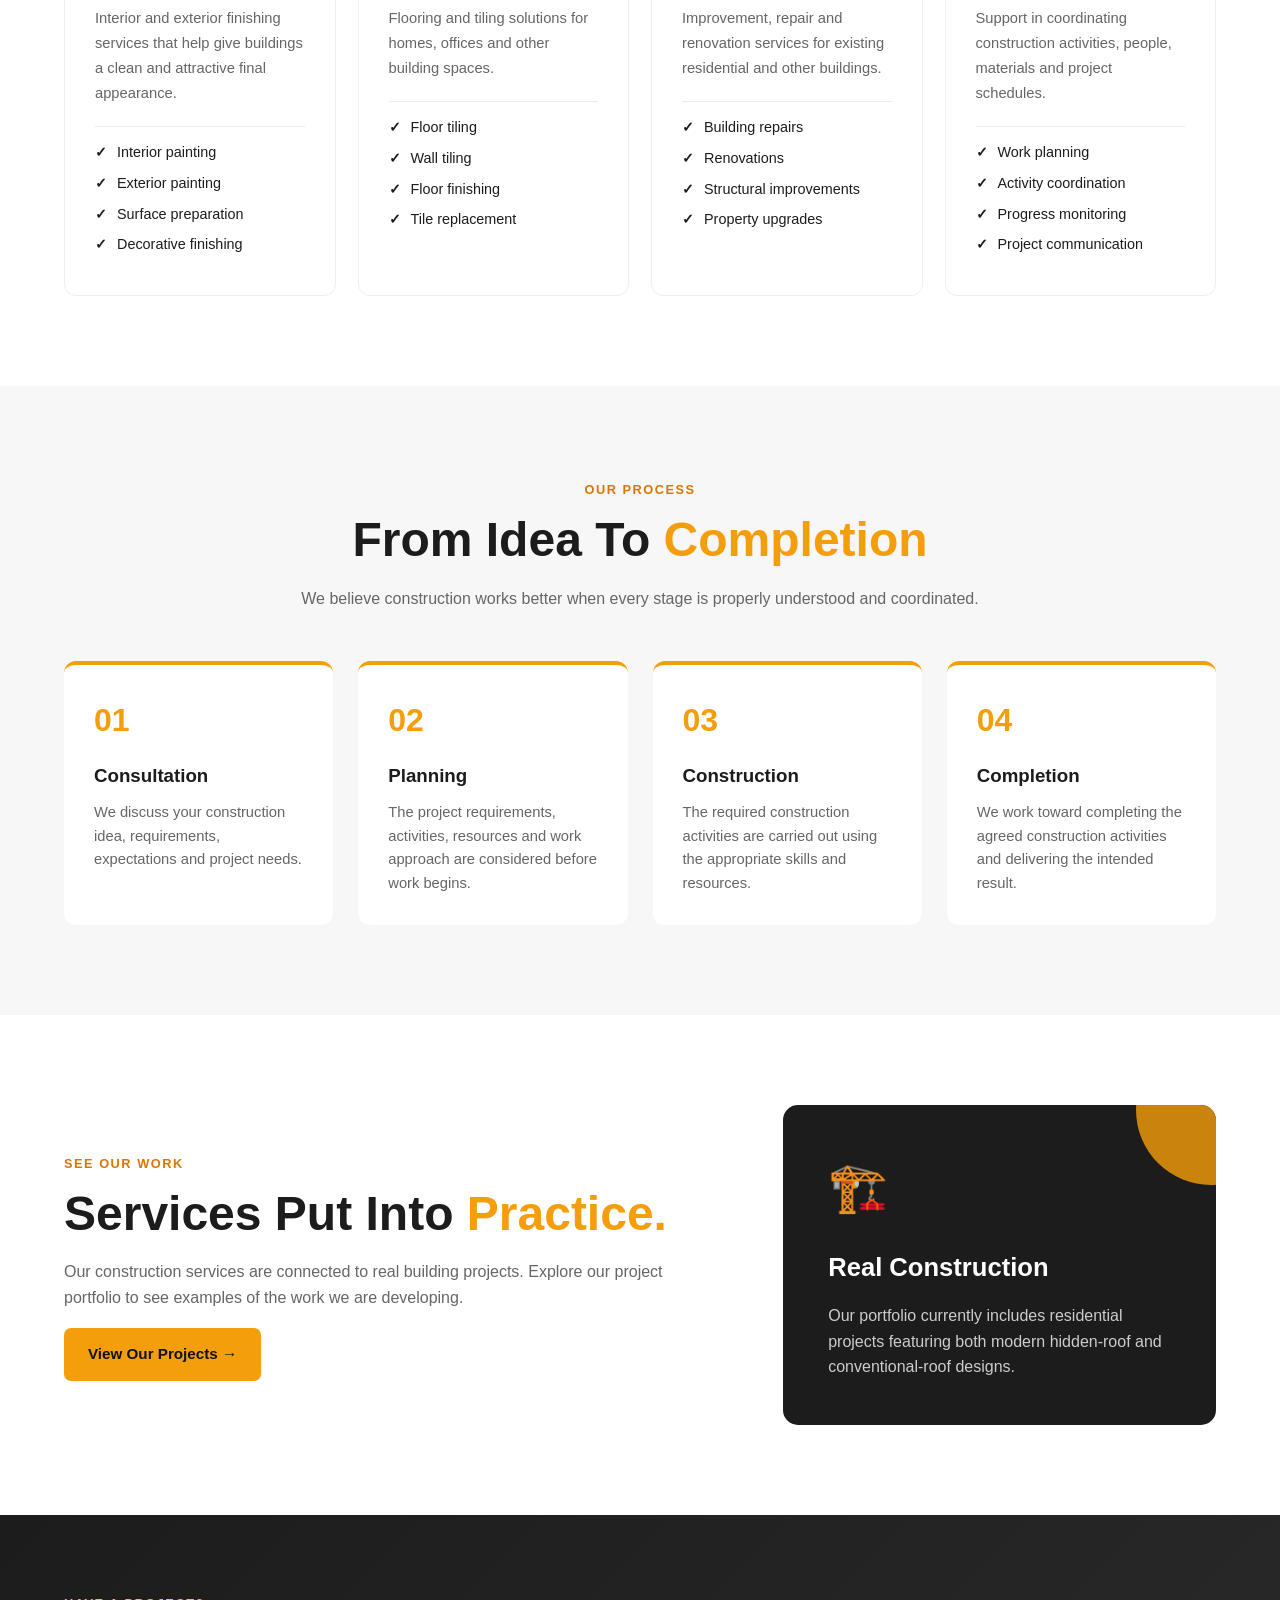
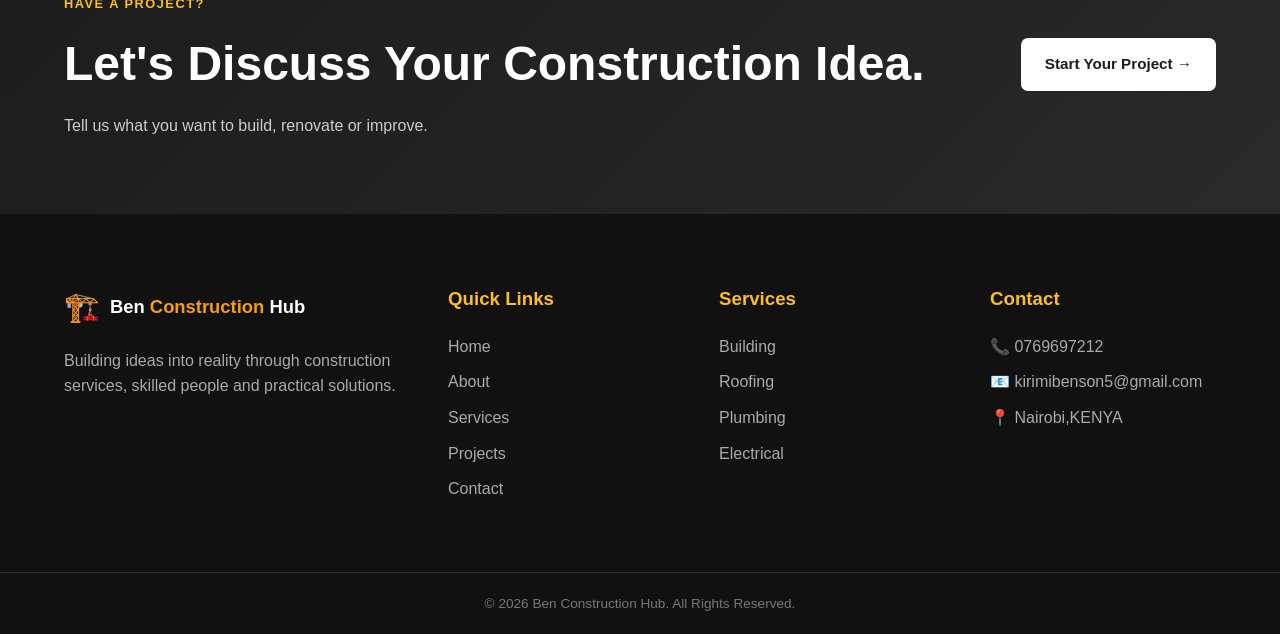
<file: services.html>
<!DOCTYPE html>
<html lang="en">

<head>

    <meta charset="UTF-8">

    <meta
        name="viewport"
        content="width=device-width, initial-scale=1.0"
    >

    <meta
        name="description"
        content="Explore construction, roofing, plumbing, electrical, renovation and other services offered by Ben Construction Hub."
    >

    <title>Services | Ben Construction Hub</title>

    <link rel="stylesheet" href="style.css">

</head>


<body>


<!-- =====================================================
     HEADER
===================================================== -->

<header class="header">

    <div class="container nav-container">

        <a href="index.html" class="logo">

            <span class="logo-icon">🏗️</span>

            <span>
                Ben <strong>Construction</strong> Hub
            </span>

        </a>


        <button
            class="menu-toggle"
            id="menuToggle"
            aria-label="Open navigation menu"
        >
            ☰
        </button>


        <nav class="navbar" id="navbar">

            <a href="index.html">
                Home
            </a>

            <a href="about.html">
                About
            </a>

            <a href="services.html" class="active">
                Services
            </a>

            <a href="projects.html">
                Projects
            </a>

            <a href="contact.html">
                Contact
            </a>

        </nav>

    </div>

</header>



<!-- =====================================================
     PAGE HERO
===================================================== -->

<section class="page-hero">

    <div class="container page-hero-content">

        <span class="hero-label">
            🧱 OUR SERVICES
        </span>

        <h1>
            Construction Services Built Around Your Project.
        </h1>

        <p>
            From building construction to specialised finishing
            services, we bring together the skills needed to turn
            construction ideas into reality.
        </p>

    </div>

</section>



<!-- =====================================================
     SERVICES INTRO
===================================================== -->

<section class="section">

    <div class="container">

        <div class="section-heading">

            <span class="section-label">
                WHAT WE OFFER
            </span>

            <h2>
                Our Construction <span>Services</span>
            </h2>

            <p>
                Whether you are starting a new building, renovating
                an existing property or looking for a specialised
                construction service, our growing team can help.
            </p>

        </div>



        <!-- SERVICES GRID -->

        <div class="services-grid">


            <!-- SERVICE 01 -->

            <article class="service-card">

                <div class="service-icon">
                    🧱
                </div>

                <span class="service-number">
                    01
                </span>

                <h3>
                    Building Construction
                </h3>

                <p>
                    Construction of residential and other building
                    projects from the initial stages through to
                    completion.
                </p>

                <ul class="service-list">

                    <li>
                        Foundation works
                    </li>

                    <li>
                        Wall construction
                    </li>

                    <li>
                        Structural works
                    </li>

                    <li>
                        Building completion
                    </li>

                </ul>

            </article>



            <!-- SERVICE 02 -->

            <article class="service-card">

                <div class="service-icon">
                    🏠
                </div>

                <span class="service-number">
                    02
                </span>

                <h3>
                    Roofing
                </h3>

                <p>
                    Roofing solutions for different building
                    designs, including modern hidden-roof and
                    conventional roof structures.
                </p>

                <ul class="service-list">

                    <li>
                        Roof installation
                    </li>

                    <li>
                        Roof repairs
                    </li>

                    <li>
                        Modern roof designs
                    </li>

                    <li>
                        Conventional roofing
                    </li>

                </ul>

            </article>



            <!-- SERVICE 03 -->

            <article class="service-card">

                <div class="service-icon">
                    💧
                </div>

                <span class="service-number">
                    03
                </span>

                <h3>
                    Plumbing
                </h3>

                <p>
                    Plumbing services for residential and building
                    projects, including installation, maintenance
                    and repairs.
                </p>

                <ul class="service-list">

                    <li>
                        Water installations
                    </li>

                    <li>
                        Pipe installation
                    </li>

                    <li>
                        Drainage systems
                    </li>

                    <li>
                        Plumbing repairs
                    </li>

                </ul>

            </article>



            <!-- SERVICE 04 -->

            <article class="service-card">

                <div class="service-icon">
                    ⚡
                </div>

                <span class="service-number">
                    04
                </span>

                <h3>
                    Electrical Work
                </h3>

                <p>
                    Electrical installation and support services
                    for residential and construction projects.
                </p>

                <ul class="service-list">

                    <li>
                        Electrical installation
                    </li>

                    <li>
                        Lighting
                    </li>

                    <li>
                        Wiring
                    </li>

                    <li>
                        Electrical maintenance
                    </li>

                </ul>

            </article>



            <!-- SERVICE 05 -->

            <article class="service-card">

                <div class="service-icon">
                    🎨
                </div>

                <span class="service-number">
                    05
                </span>

                <h3>
                    Painting & Finishing
                </h3>

                <p>
                    Interior and exterior finishing services that
                    help give buildings a clean and attractive
                    final appearance.
                </p>

                <ul class="service-list">

                    <li>
                        Interior painting
                    </li>

                    <li>
                        Exterior painting
                    </li>

                    <li>
                        Surface preparation
                    </li>

                    <li>
                        Decorative finishing
                    </li>

                </ul>

            </article>



            <!-- SERVICE 06 -->

            <article class="service-card">

                <div class="service-icon">
                    ◼️
                </div>

                <span class="service-number">
                    06
                </span>

                <h3>
                    Tiling & Flooring
                </h3>

                <p>
                    Flooring and tiling solutions for homes,
                    offices and other building spaces.
                </p>

                <ul class="service-list">

                    <li>
                        Floor tiling
                    </li>

                    <li>
                        Wall tiling
                    </li>

                    <li>
                        Floor finishing
                    </li>

                    <li>
                        Tile replacement
                    </li>

                </ul>

            </article>



            <!-- SERVICE 07 -->

            <article class="service-card">

                <div class="service-icon">
                    🔨
                </div>

                <span class="service-number">
                    07
                </span>

                <h3>
                    Renovation & Repairs
                </h3>

                <p>
                    Improvement, repair and renovation services for
                    existing residential and other buildings.
                </p>

                <ul class="service-list">

                    <li>
                        Building repairs
                    </li>

                    <li>
                        Renovations
                    </li>

                    <li>
                        Structural improvements
                    </li>

                    <li>
                        Property upgrades
                    </li>

                </ul>

            </article>



            <!-- SERVICE 08 -->

            <article class="service-card">

                <div class="service-icon">
                    📋
                </div>

                <span class="service-number">
                    08
                </span>

                <h3>
                    Project Coordination
                </h3>

                <p>
                    Support in coordinating construction activities,
                    people, materials and project schedules.
                </p>

                <ul class="service-list">

                    <li>
                        Work planning
                    </li>

                    <li>
                        Activity coordination
                    </li>

                    <li>
                        Progress monitoring
                    </li>

                    <li>
                        Project communication
                    </li>

                </ul>

            </article>

        </div>

    </div>

</section>



<!-- =====================================================
     HOW WE WORK
===================================================== -->

<section class="why-us section">

    <div class="container">


        <div class="section-heading">

            <span class="section-label">
                OUR PROCESS
            </span>

            <h2>
                From Idea To <span>Completion</span>
            </h2>

            <p>
                We believe construction works better when every
                stage is properly understood and coordinated.
            </p>

        </div>



        <div class="why-grid">


            <div class="why-item">

                <div class="why-number">
                    01
                </div>

                <h3>
                    Consultation
                </h3>

                <p>
                    We discuss your construction idea, requirements,
                    expectations and project needs.
                </p>

            </div>



            <div class="why-item">

                <div class="why-number">
                    02
                </div>

                <h3>
                    Planning
                </h3>

                <p>
                    The project requirements, activities, resources
                    and work approach are considered before work begins.
                </p>

            </div>



            <div class="why-item">

                <div class="why-number">
                    03
                </div>

                <h3>
                    Construction
                </h3>

                <p>
                    The required construction activities are carried
                    out using the appropriate skills and resources.
                </p>

            </div>



            <div class="why-item">

                <div class="why-number">
                    04
                </div>

                <h3>
                    Completion
                </h3>

                <p>
                    We work toward completing the agreed construction
                    activities and delivering the intended result.
                </p>

            </div>

        </div>

    </div>

</section>



<!-- =====================================================
     PROJECT CONNECTION
===================================================== -->

<section class="section">

    <div class="container intro-grid">


        <div class="intro-text">

            <span class="section-label">
                SEE OUR WORK
            </span>

            <h2>
                Services Put Into <span>Practice.</span>
            </h2>

            <p>
                Our construction services are connected to real
                building projects. Explore our project portfolio
                to see examples of the work we are developing.
            </p>

            <a
                href="projects.html"
                class="btn btn-primary"
            >
                View Our Projects →
            </a>

        </div>



        <div class="intro-card">

            <div class="intro-card-icon">
                🏗️
            </div>

            <h3>
                Real Construction
            </h3>

            <p>
                Our portfolio currently includes residential
                projects featuring both modern hidden-roof and
                conventional-roof designs.
            </p>

        </div>

    </div>

</section>



<!-- =====================================================
     CTA
===================================================== -->

<section class="cta">

    <div class="container cta-content">

        <div>

            <span class="section-label">
                HAVE A PROJECT?
            </span>

            <h2>
                Let's Discuss Your Construction Idea.
            </h2>

            <p>
                Tell us what you want to build, renovate or improve.
            </p>

        </div>


        <a
            href="contact.html"
            class="btn btn-light"
        >
            Start Your Project →
        </a>

    </div>

</section>



<!-- =====================================================
     FOOTER
===================================================== -->

<footer class="footer">

    <div class="container footer-grid">


        <div class="footer-brand">

            <a
                href="index.html"
                class="logo footer-logo"
            >

                <span class="logo-icon">
                    🏗️
                </span>

                <span>
                    Ben <strong>Construction</strong> Hub
                </span>

            </a>


            <p>
                Building ideas into reality through construction
                services, skilled people and practical solutions.
            </p>

        </div>



        <div class="footer-column">

            <h3>
                Quick Links
            </h3>

            <a href="index.html">
                Home
            </a>

            <a href="about.html">
                About
            </a>

            <a href="services.html">
                Services
            </a>

            <a href="projects.html">
                Projects
            </a>

            <a href="contact.html">
                Contact
            </a>

        </div>



        <div class="footer-column">

            <h3>
                Services
            </h3>

            <a href="services.html">
                Building
            </a>

            <a href="services.html">
                Roofing
            </a>

            <a href="services.html">
                Plumbing
            </a>

            <a href="services.html">
                Electrical
            </a>

        </div>



        <div class="footer-column">

            <h3>
                Contact
            </h3>

            <p>
                📞 0769697212
            </p>

            <p>
                📧 kirimibenson5@gmail.com
            </p>

            <p>
                📍 Nairobi,KENYA
            </p>

        </div>

    </div>



    <div class="footer-bottom">

        <div class="container">

            <p>
                © <span id="year"></span>
                Ben Construction Hub.
                All Rights Reserved.
            </p>

        </div>

    </div>

</footer>



<!-- =====================================================
     JAVASCRIPT
===================================================== -->

<script src="script.js"></script>

</body>

</html>
</file>
<file: style.css>
/* =========================================================
   BEN CONSTRUCTION HUB
   MAIN STYLESHEET
   ========================================================= */


/* =========================================================
   1. RESET & GLOBAL STYLES
   ========================================================= */

* {
    margin: 0;
    padding: 0;
    box-sizing: border-box;
}

html {
    scroll-behavior: smooth;
}

body {
    font-family: Arial, Helvetica, sans-serif;
    color: #1c1c1c;
    background: #ffffff;
    line-height: 1.6;
}

img {
    max-width: 100%;
    display: block;
}

a {
    text-decoration: none;
    color: inherit;
}

button {
    font-family: inherit;
}

.container {
    width: 90%;
    max-width: 1200px;
    margin: auto;
}

.section {
    padding: 90px 0;
}


/* =========================================================
   2. HEADER / NAVIGATION
   ========================================================= */

.header {
    position: sticky;
    top: 0;
    z-index: 1000;
    background: #ffffff;
    border-bottom: 1px solid #eeeeee;
}

.nav-container {
    min-height: 78px;
    display: flex;
    align-items: center;
    justify-content: space-between;
    gap: 30px;
}


/* LOGO */

.logo {
    display: flex;
    align-items: center;
    gap: 10px;
    font-size: 1.15rem;
    font-weight: 700;
    white-space: nowrap;
}

.logo strong {
    color: #f59e0b;
}

.logo-icon {
    font-size: 1.8rem;
}


/* NAVIGATION */

.navbar {
    display: flex;
    align-items: center;
    gap: 30px;
}

.navbar a {
    position: relative;
    font-size: 0.95rem;
    font-weight: 600;
    color: #333333;
    padding: 8px 0;
    transition: 0.3s ease;
}

.navbar a:hover,
.navbar a.active {
    color: #f59e0b;
}

.navbar a::after {
    content: "";
    position: absolute;
    left: 0;
    bottom: 0;
    width: 0;
    height: 2px;
    background: #f59e0b;
    transition: 0.3s ease;
}

.navbar a:hover::after,
.navbar a.active::after {
    width: 100%;
}


/* MOBILE MENU BUTTON */

.menu-toggle {
    display: none;
    border: none;
    background: #1c1c1c;
    color: #ffffff;
    width: 44px;
    height: 44px;
    border-radius: 8px;
    font-size: 1.4rem;
    cursor: pointer;
}


/* =========================================================
   3. HERO SECTION
   ========================================================= */

.hero {
    min-height: 650px;
    position: relative;

    background-image:
        url("https://images.unsplash.com/photo-1503387762-592deb58ef4e?auto=format&fit=crop&w=1800&q=85");

    background-size: cover;
    background-position: center;

    display: flex;
    align-items: center;
}

.hero-overlay {
    position: absolute;
    inset: 0;

    background:
        linear-gradient(
            90deg,
            rgba(0, 0, 0, 0.82),
            rgba(0, 0, 0, 0.55),
            rgba(0, 0, 0, 0.25)
        );
}

.hero-content {
    position: relative;
    z-index: 2;
    color: #ffffff;
    max-width: 800px;
}

.hero-label {
    display: inline-block;
    margin-bottom: 20px;
    color: #fbbf24;
    font-weight: 700;
    letter-spacing: 1.5px;
    font-size: 0.85rem;
}

.hero h1 {
    font-size: clamp(2.6rem, 6vw, 5rem);
    line-height: 1.05;
    margin-bottom: 25px;
    max-width: 800px;
}

.hero h1 span {
    color: #fbbf24;
    display: block;
}

.hero p {
    max-width: 680px;
    font-size: 1.1rem;
    color: #eeeeee;
    margin-bottom: 35px;
}

.hero-buttons {
    display: flex;
    gap: 15px;
    flex-wrap: wrap;
}


/* =========================================================
   4. BUTTONS
   ========================================================= */

.btn {
    display: inline-flex;
    align-items: center;
    justify-content: center;

    padding: 14px 24px;

    border-radius: 7px;

    font-weight: 700;
    font-size: 0.95rem;

    transition: 0.3s ease;

    cursor: pointer;
}

.btn-primary {
    background: #f59e0b;
    color: #111111;
}

.btn-primary:hover {
    background: #fbbf24;
    transform: translateY(-3px);
}

.btn-outline {
    border: 2px solid #ffffff;
    color: #ffffff;
}

.btn-outline:hover {
    background: #ffffff;
    color: #111111;
    transform: translateY(-3px);
}

.btn-dark {
    background: #1c1c1c;
    color: #ffffff;
}

.btn-dark:hover {
    background: #333333;
    transform: translateY(-3px);
}

.btn-light {
    background: #ffffff;
    color: #1c1c1c;
}

.btn-light:hover {
    background: #f59e0b;
    transform: translateY(-3px);
}


/* =========================================================
   5. SECTION HEADINGS
   ========================================================= */

.section-heading {
    max-width: 720px;
    margin: 0 auto 50px;
    text-align: center;
}

.section-label {
    display: inline-block;
    color: #d97706;
    font-size: 0.8rem;
    font-weight: 800;
    letter-spacing: 1.5px;
    margin-bottom: 12px;
}

.section-heading h2,
.intro-text h2 {
    font-size: clamp(2rem, 4vw, 3rem);
    line-height: 1.15;
    margin-bottom: 18px;
}

.section-heading h2 span,
.intro-text h2 span {
    color: #f59e0b;
}

.section-heading p {
    color: #666666;
}


/* =========================================================
   6. INTRODUCTION
   ========================================================= */

.intro {
    background: #ffffff;
}

.intro-grid {
    display: grid;
    grid-template-columns: 1.2fr 0.8fr;
    gap: 70px;
    align-items: center;
}

.intro-text p {
    color: #666666;
    margin-bottom: 18px;
}

.text-link {
    display: inline-block;
    margin-top: 10px;
    color: #d97706;
    font-weight: 700;
}

.text-link:hover {
    color: #92400e;
}

.intro-card {
    background: #1c1c1c;
    color: #ffffff;
    padding: 45px;
    border-radius: 15px;
    position: relative;
    overflow: hidden;
}

.intro-card::before {
    content: "";
    position: absolute;
    width: 150px;
    height: 150px;
    background: #f59e0b;
    border-radius: 50%;
    top: -70px;
    right: -70px;
    opacity: 0.8;
}

.intro-card-icon {
    font-size: 3rem;
    margin-bottom: 20px;
    position: relative;
}

.intro-card h3 {
    font-size: 1.6rem;
    margin-bottom: 15px;
    position: relative;
}

.intro-card p {
    color: #cccccc;
    position: relative;
}


/* =========================================================
   7. SERVICES
   ========================================================= */

.services-preview {
    background: #f7f7f7;
}

.services-grid {
    display: grid;
    grid-template-columns: repeat(4, 1fr);
    gap: 22px;
}

.service-card {
    background: #ffffff;
    padding: 30px;
    border: 1px solid #eeeeee;
    border-radius: 12px;

    transition:
        transform 0.3s ease,
        box-shadow 0.3s ease;
}

.service-card:hover {
    transform: translateY(-8px);
    box-shadow: 0 15px 35px rgba(0, 0, 0, 0.08);
}

.service-icon {
    width: 60px;
    height: 60px;

    display: flex;
    align-items: center;
    justify-content: center;

    background: #fff7e6;
    border-radius: 12px;

    font-size: 1.8rem;
    margin-bottom: 22px;
}

.service-card h3 {
    font-size: 1.15rem;
    margin-bottom: 12px;
}

.service-card p {
    color: #666666;
    font-size: 0.92rem;
    margin-bottom: 18px;
}

.service-card a {
    color: #d97706;
    font-weight: 700;
    font-size: 0.9rem;
}

.service-card a:hover {
    color: #92400e;
}

.center-button {
    text-align: center;
    margin-top: 45px;
}


/* =========================================================
   8. PROJECTS
   ========================================================= */

.projects-preview {
    background: #ffffff;
}

.projects-grid {
    display: grid;
    grid-template-columns: repeat(2, 1fr);
    gap: 30px;
}

.project-card {
    background: #ffffff;
    border-radius: 14px;
    overflow: hidden;
    border: 1px solid #eeeeee;

    transition:
        transform 0.3s ease,
        box-shadow 0.3s ease;
}

.project-card:hover {
    transform: translateY(-8px);
    box-shadow: 0 15px 35px rgba(0, 0, 0, 0.1);
}

.project-image {
    height: 300px;
    background-size: cover;
    background-position: center;

    position: relative;
}

.hidden-roof {
    background-image:
        url("https://images.unsplash.com/photo-1600585154340-be6161a56a0c?auto=format&fit=crop&w=1200&q=85");
}

.normal-roof {
    background-image:
        url("https://images.unsplash.com/photo-1600566753086-00f18fb6b3ea?auto=format&fit=crop&w=1200&q=85");
}

.project-overlay {
    position: absolute;
    inset: 0;

    background: linear-gradient(
        to top,
        rgba(0, 0, 0, 0.7),
        transparent
    );

    display: flex;
    align-items: flex-end;

    padding: 25px;

    color: #ffffff;
}

.project-overlay span {
    background: #f59e0b;
    color: #111111;
    padding: 7px 12px;
    border-radius: 4px;
    font-size: 0.78rem;
    font-weight: 700;
}

.project-content {
    padding: 25px;
}

.project-content h3 {
    font-size: 1.35rem;
    margin-bottom: 10px;
}

.project-content p {
    color: #666666;
    margin-bottom: 15px;
}

.project-content a {
    color: #d97706;
    font-weight: 700;
}


/* =========================================================
   9. WHY US
   ========================================================= */

.why-us {
    background: #f7f7f7;
}

.why-grid {
    display: grid;
    grid-template-columns: repeat(4, 1fr);
    gap: 25px;
}

.why-item {
    background: #ffffff;
    padding: 30px;
    border-radius: 12px;
    border-top: 4px solid #f59e0b;
}

.why-number {
    font-size: 2rem;
    font-weight: 800;
    color: #f59e0b;
    margin-bottom: 15px;
}

.why-item h3 {
    margin-bottom: 10px;
}

.why-item p {
    color: #666666;
    font-size: 0.92rem;
}


/* =========================================================
   10. CALL TO ACTION
   ========================================================= */

.cta {
    background:
        linear-gradient(
            135deg,
            #1c1c1c,
            #292929
        );

    color: #ffffff;

    padding: 75px 0;
}

.cta-content {
    display: flex;
    align-items: center;
    justify-content: space-between;
    gap: 30px;
}

.cta .section-label {
    color: #fbbf24;
}

.cta h2 {
    font-size: clamp(2rem, 4vw, 3rem);
    margin-bottom: 10px;
}

.cta p {
    color: #cccccc;
}


/* =========================================================
   11. FOOTER
   ========================================================= */

.footer {
    background: #111111;
    color: #ffffff;
}

.footer-grid {
    padding: 70px 0;
    display: grid;
    grid-template-columns: 1.5fr 1fr 1fr 1fr;
    gap: 45px;
}

.footer-brand p {
    color: #aaaaaa;
    margin-top: 18px;
    max-width: 350px;
}

.footer-logo {
    color: #ffffff;
}

.footer-column {
    display: flex;
    flex-direction: column;
    gap: 10px;
}

.footer-column h3 {
    color: #fbbf24;
    margin-bottom: 10px;
}

.footer-column a {
    color: #aaaaaa;
    transition: 0.3s ease;
}

.footer-column a:hover {
    color: #ffffff;
    padding-left: 5px;
}

.footer-column p {
    color: #aaaaaa;
}

.footer-bottom {
    border-top: 1px solid #2b2b2b;
    padding: 20px 0;
}

.footer-bottom p {
    text-align: center;
    color: #777777;
    font-size: 0.85rem;
}


/* =========================================================
   12. RESPONSIVE DESIGN — TABLETS
   ========================================================= */

@media (max-width: 1000px) {

    .services-grid {
        grid-template-columns: repeat(2, 1fr);
    }

    .why-grid {
        grid-template-columns: repeat(2, 1fr);
    }

    .footer-grid {
        grid-template-columns: repeat(2, 1fr);
    }

    .intro-grid {
        grid-template-columns: 1fr;
        gap: 40px;
    }
}


/* =========================================================
   13. RESPONSIVE DESIGN — MOBILE
   ========================================================= */

@media (max-width: 700px) {

    .section {
        padding: 65px 0;
    }


    /* MOBILE NAVIGATION */

    .menu-toggle {
        display: block;
    }

    .navbar {
        position: absolute;
        top: 78px;
        left: 0;

        width: 100%;

        background: #ffffff;

        display: none;

        flex-direction: column;
        align-items: flex-start;

        padding: 20px 5%;

        border-bottom: 1px solid #eeeeee;

        box-shadow: 0 10px 20px rgba(0, 0, 0, 0.08);
    }

    .navbar.show {
        display: flex;
    }

    .navbar a {
        width: 100%;
        padding: 12px 0;
    }


    /* HERO */

    .hero {
        min-height: 600px;
    }

    .hero h1 {
        font-size: 2.7rem;
    }

    .hero p {
        font-size: 1rem;
    }

    .hero-buttons {
        flex-direction: column;
        align-items: stretch;
    }

    .hero-buttons .btn {
        width: 100%;
    }


    /* SERVICES */

    .services-grid {
        grid-template-columns: 1fr;
    }


    /* PROJECTS */

    .projects-grid {
        grid-template-columns: 1fr;
    }

    .project-image {
        height: 250px;
    }


    /* WHY */

    .why-grid {
        grid-template-columns: 1fr;
    }


    /* CTA */

    .cta-content {
        flex-direction: column;
        align-items: flex-start;
    }


    /* FOOTER */

    .footer-grid {
        grid-template-columns: 1fr;
        gap: 35px;
    }


    /* LOGO */

    .logo {
        font-size: 0.95rem;
    }

    .logo-icon {
        font-size: 1.5rem;
    }

}


/* =========================================================
   14. SMALL PHONES
   ========================================================= */

@media (max-width: 400px) {

    .container {
        width: 92%;
    }

    .hero h1 {
        font-size: 2.25rem;
    }

    .intro-card {
        padding: 30px;
    }

    .project-image {
        height: 220px;
    }

}
/* =========================================================
   SCROLL ANIMATION
   ========================================================= */

.animate-on-scroll {
    opacity: 0;
    transform: translateY(30px);
    transition: opacity 0.7s ease, transform 0.7s ease;
}

.animate-on-scroll.visible {
    opacity: 1;
    transform: translateY(0);
}
/* =========================================================
   INNER PAGE HERO
   ========================================================= */

.page-hero {
    min-height: 420px;
    display: flex;
    align-items: center;
    position: relative;

    background:
        linear-gradient(
            rgba(10, 25, 41, 0.82),
            rgba(10, 25, 41, 0.82)
        ),
        url("https://images.unsplash.com/photo-1503387762-592deb58ef4e?auto=format&fit=crop&w=1800&q=85");

    background-size: cover;
    background-position: center;
}

.page-hero-content {
    padding: 80px 20px;
    color: white;
}

.page-hero h1 {
    font-size: clamp(2.5rem, 6vw, 4.5rem);
    line-height: 1.05;
    margin: 20px 0;
    max-width: 850px;
}

.page-hero p {
    max-width: 650px;
    font-size: 1.15rem;
    line-height: 1.8;
    color: rgba(255, 255, 255, 0.88);
}


/* =========================================================
   ABOUT PAGE RESPONSIVENESS
   ========================================================= */

@media (max-width: 700px) {

    .page-hero {
        min-height: 350px;
    }

    .page-hero-content {
        padding: 70px 20px;
    }

    .page-hero h1 {
        font-size: 2.6rem;
    }

    .page-hero p {
        font-size: 1rem;
    }

}
/* =========================================================
   SERVICES PAGE
   ========================================================= */

.service-card {
    position: relative;
    overflow: hidden;
}

.service-number {
    display: block;

    margin-bottom: 12px;

    font-size: 0.75rem;
    font-weight: 800;

    letter-spacing: 2px;

    opacity: 0.55;
}

.service-card h3 {
    margin-bottom: 15px;
}

.service-card p {
    line-height: 1.7;
}

.service-list {
    list-style: none;

    margin: 20px 0 0;
    padding: 0;

    border-top: 1px solid rgba(0, 0, 0, 0.08);
    padding-top: 15px;
}

.service-list li {
    position: relative;

    padding-left: 22px;
    margin-bottom: 9px;

    font-size: 0.9rem;
    line-height: 1.5;
}

.service-list li::before {
    content: "✓";

    position: absolute;
    left: 0;
    top: 0;

    font-weight: 800;
}
/* =========================================================
   PROJECTS PAGE
   ========================================================= */

.project-feature {
    display: grid;
    grid-template-columns: 1fr 1fr;

    min-height: 520px;

    margin-bottom: 70px;

    background: #ffffff;

    border-radius: 18px;

    overflow: hidden;

    box-shadow: 0 15px 45px rgba(0, 0, 0, 0.08);
}

.project-feature.reverse {
    direction: rtl;
}

.project-feature.reverse > * {
    direction: ltr;
}

.project-feature-image {
    min-height: 520px;

    position: relative;

    background-size: cover;
    background-position: center;
    background-repeat: no-repeat;
}

.project-feature-image.hidden-roof {
    background-image:
        linear-gradient(
            rgba(0, 0, 0, 0.12),
            rgba(0, 0, 0, 0.12)
        ),
        url("https://images.unsplash.com/photo-1600585154340-be6161a56a0c?auto=format&fit=crop&w=1200&q=85");
}

.project-feature-image.normal-roof {
    background-image:
        linear-gradient(
            rgba(0, 0, 0, 0.12),
            rgba(0, 0, 0, 0.12)
        ),
        url("https://images.unsplash.com/photo-1600566753086-00f18fb6b3ea?auto=format&fit=crop&w=1200&q=85");
}

.project-image-label {
    position: absolute;

    top: 25px;
    left: 25px;

    padding: 10px 16px;

    background: #ffffff;

    font-size: 0.75rem;
    font-weight: 800;

    letter-spacing: 1.5px;

    border-radius: 30px;
}

.project-feature-content {
    display: flex;
    flex-direction: column;
    justify-content: center;

    padding: 60px;
}

.project-feature-content h2 {
    margin: 15px 0 20px;

    font-size: clamp(2rem, 4vw, 3rem);

    line-height: 1.1;
}

.project-feature-content p {
    margin-bottom: 18px;

    line-height: 1.8;
}

.project-details {
    display: grid;

    grid-template-columns: repeat(3, 1fr);

    gap: 15px;

    margin-top: 25px;

    padding-top: 25px;

    border-top: 1px solid rgba(0, 0, 0, 0.1);
}

.project-details div {
    display: flex;
    flex-direction: column;

    gap: 6px;
}

.project-details strong {
    font-size: 0.75rem;

    text-transform: uppercase;

    letter-spacing: 1px;

    opacity: 0.6;
}

.project-details span {
    font-size: 0.9rem;

    font-weight: 600;
}


/* =========================================================
   PROJECT GALLERY
   ========================================================= */

.gallery-grid {
    display: grid;

    grid-template-columns: repeat(3, 1fr);

    gap: 20px;
}

.gallery-item {
    min-height: 250px;

    border-radius: 16px;

    overflow: hidden;

    background: #eef2f5;
}

.gallery-placeholder {
    height: 100%;

    min-height: 250px;

    display: flex;
    flex-direction: column;

    align-items: center;
    justify-content: center;

    text-align: center;

    padding: 30px;

    background:
        linear-gradient(
            135deg,
            #eef2f5,
            #dce4e9
        );
}

.gallery-placeholder span {
    font-size: 3rem;

    margin-bottom: 12px;
}

.gallery-placeholder p {
    margin: 0;

    font-weight: 700;

    opacity: 0.6;
}


/* =========================================================
   PROJECTS RESPONSIVE
   ========================================================= */

@media (max-width: 900px) {

    .project-feature {
        grid-template-columns: 1fr;
    }

    .project-feature.reverse {
        direction: ltr;
    }

    .project-feature-image {
        min-height: 400px;
    }

    .project-feature-content {
        padding: 45px 30px;
    }

    .gallery-grid {
        grid-template-columns: repeat(2, 1fr);
    }

}


@media (max-width: 600px) {

    .project-feature {
        margin-bottom: 45px;

        border-radius: 12px;
    }

    .project-feature-image {
        min-height: 300px;
    }

    .project-feature-content {
        padding: 35px 22px;
    }

    .project-feature-content h2 {
        font-size: 2rem;
    }

    .project-details {
        grid-template-columns: 1fr;

        gap: 18px;
    }

    .gallery-grid {
        grid-template-columns: 1fr;
    }

    .gallery-item,
    .gallery-placeholder {
        min-height: 220px;
    }

}
/* =========================================================
   CONTACT PAGE
   ========================================================= */

.contact-grid {
    display: grid;

    grid-template-columns: 0.85fr 1.15fr;

    gap: 70px;

    align-items: start;
}

.contact-info {
    padding-top: 10px;
}

.contact-info h2 {
    font-size: clamp(2rem, 4vw, 3rem);

    line-height: 1.1;

    margin: 15px 0 25px;
}

.contact-info h2 span {
    display: inline;
}

.contact-info > p {
    line-height: 1.8;

    margin-bottom: 35px;

    max-width: 550px;
}

.contact-item {
    display: flex;

    align-items: center;

    gap: 18px;

    margin-bottom: 22px;
}

.contact-icon {
    width: 52px;
    height: 52px;

    display: flex;

    align-items: center;
    justify-content: center;

    flex-shrink: 0;

    border-radius: 12px;

    background: #eef4f8;

    font-size: 1.35rem;
}

.contact-item h3 {
    margin: 0 0 4px;

    font-size: 1rem;
}

.contact-item p {
    margin: 0;

    font-size: 0.9rem;

    opacity: 0.7;
}

.contact-whatsapp {
    display: inline-flex;

    align-items: center;

    gap: 10px;

    margin-top: 15px;

    padding: 14px 20px;

    border-radius: 8px;

    text-decoration: none;

    font-weight: 700;

    background: #25d366;

    color: white;

    transition: transform 0.3s ease,
                box-shadow 0.3s ease;
}

.contact-whatsapp:hover {
    transform: translateY(-3px);

    box-shadow: 0 10px 25px rgba(0, 0, 0, 0.15);
}


/* =========================================================
   CONTACT FORM
   ========================================================= */

.contact-form-container {
    padding: 40px;

    background: #ffffff;

    border-radius: 18px;

    box-shadow: 0 15px 45px rgba(0, 0, 0, 0.08);
}

.form-heading {
    margin-bottom: 30px;
}

.form-heading h2 {
    margin: 12px 0;

    font-size: 2rem;

    line-height: 1.2;
}

.form-heading p {
    line-height: 1.7;

    opacity: 0.7;
}

.form-group {
    margin-bottom: 20px;
}

.form-group label {
    display: block;

    margin-bottom: 8px;

    font-size: 0.9rem;

    font-weight: 700;
}

.form-group input,
.form-group select,
.form-group textarea {
    width: 100%;

    padding: 14px 16px;

    border: 1px solid #d9e0e5;

    border-radius: 8px;

    background: #ffffff;

    font-family: inherit;

    font-size: 0.95rem;

    outline: none;

    transition: border-color 0.3s ease,
                box-shadow 0.3s ease;
}

.form-group textarea {
    resize: vertical;

    min-height: 150px;
}

.form-group input:focus,
.form-group select:focus,
.form-group textarea:focus {
    border-color: #1a73e8;

    box-shadow: 0 0 0 3px rgba(26, 115, 232, 0.1);
}

.form-submit {
    width: 100%;

    border: none;

    cursor: pointer;

    font-family: inherit;

    font-size: 0.95rem;
}

.form-message {
    display: none;

    margin-top: 20px;

    padding: 15px;

    border-radius: 8px;

    font-size: 0.9rem;

    line-height: 1.6;
}

.form-message.show {
    display: block;

    background: #eaf7ee;

    border: 1px solid #b8dfc4;

    color: #236b36;
}


/* =========================================================
   CONTACT RESPONSIVE
   ========================================================= */

@media (max-width: 900px) {

    .contact-grid {
        grid-template-columns: 1fr;

        gap: 50px;
    }

}

@media (max-width: 600px) {

    .contact-form-container {
        padding: 25px 20px;

        border-radius: 12px;
    }

    .form-heading h2 {
        font-size: 1.7rem;
    }

    .contact-item {
        align-items: flex-start;
    }

}
/* =========================================================
   COMPANY STATS
   ========================================================= */

.company-stats {
    padding: 45px 0;
    background: #111c26;
    color: #ffffff;
}

.stats-grid {
    display: grid;
    grid-template-columns: repeat(4, 1fr);
    gap: 25px;
}

.stat-item {
    display: flex;
    align-items: center;
    gap: 15px;
    padding: 10px;
}

.stat-number {
    font-size: 2.4rem;
    font-weight: 800;
    line-height: 1;
    color: #1a73e8;
}

.stat-text h3 {
    margin: 0 0 5px;
    color: #ffffff;
    font-size: 1rem;
}

.stat-text p {
    margin: 0;
    font-size: 0.8rem;
    line-height: 1.4;
    color: rgba(255, 255, 255, 0.65);
}

@media (max-width: 900px) {
    .stats-grid {
        grid-template-columns: repeat(2, 1fr);
    }
}

@media (max-width: 500px) {
    .stats-grid {
        grid-template-columns: 1fr;
    }

    .stat-item {
        justify-content: center;
    }
}
/* =========================================================
   ONGOING PROJECTS - FOLDER STYLE
   ========================================================= */

.ongoing-projects {
    background: #f7f9fb;
}


/* FOLDER */

.project-folder {
    position: relative;
    display: flex;
    align-items: center;
    gap: 25px;
    padding: 30px;
    margin-top: 45px;
    background: #ffffff;
    border-radius: 14px;
    border: 1px solid #e1e7eb;
    cursor: pointer;
    transition:
        transform 0.3s ease,
        box-shadow 0.3s ease,
        border-color 0.3s ease;
}

.project-folder:hover {
    transform: translateY(-5px);
    box-shadow: 0 15px 40px rgba(0, 0, 0, 0.10);
    border-color: #1a73e8;
}


/* FOLDER ICON */

.folder-icon {
    width: 75px;
    height: 60px;
    display: flex;
    align-items: center;
    justify-content: center;
    flex-shrink: 0;
    font-size: 2.8rem;
}


/* FOLDER INFORMATION */

.folder-info {
    flex: 1;
}

.folder-status {
    display: inline-block;
    margin-bottom: 8px;
    font-size: 0.72rem;
    font-weight: 800;
    letter-spacing: 1.5px;
}

.folder-info h3 {
    margin: 0 0 7px;
    font-size: 1.35rem;
}

.folder-info p {
    margin: 0;
    font-size: 0.9rem;
    opacity: 0.65;
}


/* ARROW */

.folder-arrow {
    width: 45px;
    height: 45px;
    display: flex;
    align-items: center;
    justify-content: center;
    border-radius: 50%;
    background: #eef4f8;
    font-size: 1.3rem;
    transition: transform 0.3s ease;
}


/* OPEN PROJECT */

.project-folder.open .folder-arrow {
    transform: rotate(90deg);
}


/* PROJECT CONTENT */

.ongoing-project-content {
    display: none;
    margin-top: 25px;
    padding: 40px;
    background: #ffffff;
    border-radius: 16px;
    box-shadow: 0 12px 40px rgba(0, 0, 0, 0.07);
}

.ongoing-project-content.open {
    display: block;
}


/* HEADER */

.ongoing-project-header {
    display: flex;
    align-items: center;
    justify-content: space-between;
    gap: 20px;
    margin-bottom: 35px;
}

.ongoing-project-header h3 {
    margin-top: 10px;
    font-size: clamp(1.8rem, 4vw, 2.7rem);
}

.project-status {
    padding: 10px 16px;
    border-radius: 30px;
    background: #fff4df;
    font-size: 0.8rem;
    font-weight: 800;
    white-space: nowrap;
}


/* PROJECT GRID */

.ongoing-project-grid {
    display: grid;
    grid-template-columns: 1fr 1fr;
    gap: 45px;
    align-items: center;
}

.ongoing-project-text p {
    line-height: 1.8;
    margin-bottom: 18px;
}


/* DETAILS */

.ongoing-details {
    display: grid;
    grid-template-columns: repeat(3, 1fr);
    gap: 15px;
    margin-top: 30px;
    padding-top: 25px;
    border-top: 1px solid #e1e7eb;
}

.ongoing-details div {
    display: flex;
    flex-direction: column;
    gap: 6px;
}

.ongoing-details strong {
    font-size: 0.7rem;
    text-transform: uppercase;
    letter-spacing: 1px;
    opacity: 0.55;
}

.ongoing-details span {
    font-size: 0.9rem;
    font-weight: 700;
}


/* PROGRESS BAR */

.construction-progress {
    margin-top: 30px;
}

.progress-title {
    display: flex;
    justify-content: space-between;
    margin-bottom: 10px;
    font-size: 0.85rem;
    font-weight: 700;
}

.progress-bar {
    width: 100%;
    height: 8px;
    overflow: hidden;
    border-radius: 20px;
    background: #e8edf0;
}

.progress-fill {
    width: 65%;
    height: 100%;
    border-radius: 20px;
    background: #1a73e8;
}


/* MAIN PROJECT IMAGE */

.ongoing-project-main-image {
    position: relative;
    height: 430px;
    overflow: hidden;
    border-radius: 14px;
}

.ongoing-project-main-image img {
    width: 100%;
    height: 100%;
    display: block;
    object-fit: cover;
}

.image-status {
    position: absolute;
    left: 20px;
    bottom: 20px;
    padding: 9px 14px;
    border-radius: 30px;
    background: rgba(0, 0, 0, 0.75);
    color: #ffffff;
    font-size: 0.75rem;
    font-weight: 700;
}


/* TIMELINE */

.construction-timeline {
    display: grid;
    grid-template-columns: repeat(4, 1fr);
    gap: 15px;
    margin-top: 55px;
    padding-top: 35px;
    border-top: 1px solid #e1e7eb;
}

.timeline-item {
    display: flex;
    gap: 15px;
    padding: 20px;
    border-radius: 12px;
    background: #f7f9fb;
}

.timeline-item.active {
    border: 1px solid #1a73e8;
}

.timeline-number {
    font-size: 1.1rem;
    font-weight: 800;
    opacity: 0.45;
}

.timeline-item h4 {
    margin-bottom: 7px;
    font-size: 0.95rem;
}

.timeline-item p {
    margin: 0;
    font-size: 0.8rem;
    line-height: 1.5;
    opacity: 0.65;
}


/* GALLERY */

.ongoing-gallery {
    margin-top: 60px;
    padding-top: 40px;
    border-top: 1px solid #e1e7eb;
}

.gallery-heading {
    margin-bottom: 25px;
}

.gallery-heading h3 {
    margin-top: 10px;
    font-size: 2rem;
}

.ongoing-gallery-grid {
    display: grid;
    grid-template-columns: repeat(4, 1fr);
    gap: 15px;
}

.ongoing-photo {
    position: relative;
    height: 240px;
    overflow: hidden;
    border-radius: 12px;
    background: #eef2f5;
}

.ongoing-photo img {
    width: 100%;
    height: 100%;
    display: block;
    object-fit: cover;
    transition: transform 0.5s ease;
}

.ongoing-photo:hover img {
    transform: scale(1.06);
}

.ongoing-photo span {
    position: absolute;
    left: 10px;
    right: 10px;
    bottom: 10px;
    padding: 9px 12px;
    border-radius: 7px;
    background: rgba(0, 0, 0, 0.7);
    color: #ffffff;
    font-size: 0.75rem;
    font-weight: 700;
}


/* =========================================================
   RESPONSIVE
   ========================================================= */

@media (max-width: 1000px) {

    .ongoing-project-grid {
        grid-template-columns: 1fr;
    }

    .ongoing-project-main-image {
        height: 400px;
    }

    .construction-timeline {
        grid-template-columns: repeat(2, 1fr);
    }

    .ongoing-gallery-grid {
        grid-template-columns: repeat(2, 1fr);
    }

}


@media (max-width: 600px) {

    .project-folder {
        padding: 20px;
        gap: 15px;
    }

    .folder-icon {
        width: 50px;
        font-size: 2.2rem;
    }

    .folder-info h3 {
        font-size: 1.05rem;
    }

    .folder-arrow {
        width: 38px;
        height: 38px;
    }

    .ongoing-project-content {
        padding: 25px 20px;
    }

    .ongoing-project-header {
        align-items: flex-start;
        flex-direction: column;
    }

    .ongoing-details {
        grid-template-columns: 1fr;
    }

    .ongoing-project-main-image {
        height: 300px;
    }

    .construction-timeline {
        grid-template-columns: 1fr;
    }

    .ongoing-gallery-grid {
        grid-template-columns: 1fr;
    }

}
/* =========================================================
   TRUST & QUALITY SECTION
   ========================================================= */

.trust-section {
    background: #ffffff;
}

.trust-section .section-heading {
    max-width: 750px;
    margin-left: auto;
    margin-right: auto;
}

.trust-grid {
    display: grid;
    grid-template-columns: repeat(3, 1fr);
    gap: 22px;
    margin-top: 50px;
}

.trust-card {
    padding: 35px 30px;
    background: #f7f9fb;
    border: 1px solid #e4e9ed;
    border-radius: 16px;
    transition:
        transform 0.3s ease,
        box-shadow 0.3s ease,
        border-color 0.3s ease;
}

.trust-card:hover {
    transform: translateY(-7px);
    box-shadow: 0 15px 40px rgba(0, 0, 0, 0.08);
    border-color: #1a73e8;
}

.trust-icon {
    width: 58px;
    height: 58px;
    display: flex;
    align-items: center;
    justify-content: center;
    margin-bottom: 22px;
    border-radius: 14px;
    background: #eaf2fa;
    font-size: 1.7rem;
}

.trust-card h3 {
    margin-bottom: 12px;
    font-size: 1.15rem;
}

.trust-card p {
    margin: 0;
    line-height: 1.7;
    font-size: 0.9rem;
    opacity: 0.7;
}


/* TABLET */

@media (max-width: 900px) {

    .trust-grid {
        grid-template-columns: repeat(2, 1fr);
    }

}


/* PHONE */

@media (max-width: 600px) {

    .trust-grid {
        grid-template-columns: 1fr;
        gap: 18px;
    }

    .trust-card {
        padding: 28px 24px;
    }

}
/* =========================================================
   BEN CONSTRUCTION HUB - CUSTOMER FEEDBACK
   ========================================================= */

.customer-feedback {
    padding: 80px 20px;
    background: linear-gradient(135deg, #f4f8fc, #eaf2f9);
    position: relative;
    overflow: hidden;
}

/* Decorative background shape */
.customer-feedback::before {
    content: "";
    position: absolute;
    width: 350px;
    height: 350px;
    border-radius: 50%;
    background: rgba(26, 115, 232, 0.08);
    top: -150px;
    right: -100px;
}

.customer-feedback::after {
    content: "";
    position: absolute;
    width: 250px;
    height: 250px;
    border-radius: 50%;
    background: rgba(255, 193, 7, 0.08);
    bottom: -120px;
    left: -80px;
}

.feedback-container {
    max-width: 900px;
    margin: 0 auto;
    position: relative;
    z-index: 2;
}

/* Header */
.feedback-header {
    text-align: center;
    margin-bottom: 40px;
}

.feedback-label {
    display: inline-block;
    color: #1a73e8;
    font-size: 14px;
    font-weight: 700;
    letter-spacing: 2px;
    margin-bottom: 10px;
}

.feedback-header h2 {
    margin: 0 0 15px;
    font-size: 38px;
    font-weight: 800;
    color: #172033;
}

.feedback-header p {
    max-width: 650px;
    margin: 0 auto;
    color: #667085;
    font-size: 16px;
    line-height: 1.7;
}

/* Form card */
.feedback-form {
    background: #ffffff;
    padding: 40px;
    border-radius: 18px;
    box-shadow: 0 15px 45px rgba(20, 50, 80, 0.12);
    border: 1px solid rgba(26, 115, 232, 0.08);

    display: grid;
    grid-template-columns: 1fr 1fr;
    gap: 24px;
}

/* Form groups */
.form-group {
    display: flex;
    flex-direction: column;
}

.form-group.full-width {
    grid-column: 1 / -1;
}

.form-group label {
    margin-bottom: 8px;
    color: #172033;
    font-size: 15px;
    font-weight: 700;
}

/* Inputs */
.form-group input,
.form-group textarea {
    width: 100%;
    box-sizing: border-box;
    padding: 14px 16px;
    border: 1px solid #d7dee8;
    border-radius: 10px;
    background: #f9fbfd;
    color: #172033;
    font-size: 15px;
    font-family: inherit;
    outline: none;
    transition: all 0.25s ease;
}

/* Textarea */
.form-group textarea {
    min-height: 150px;
    resize: vertical;
}

/* Placeholder */
.form-group input::placeholder,
.form-group textarea::placeholder {
    color: #98a2b3;
}

/* Focus effect */
.form-group input:focus,
.form-group textarea:focus {
    border-color: #1a73e8;
    background: #ffffff;
    box-shadow: 0 0 0 3px rgba(26, 115, 232, 0.12);
}

/* Submit area */
.feedback-submit {
    grid-column: 1 / -1;
    text-align: center;
    margin-top: 5px;
}

/* Send button */
.feedback-submit button {
    border: none;
    border-radius: 10px;
    padding: 14px 35px;
    background: #1a73e8;
    color: #ffffff;
    font-size: 16px;
    font-weight: 700;
    cursor: pointer;
    transition: all 0.3s ease;
    box-shadow: 0 7px 18px rgba(26, 115, 232, 0.25);
}

.feedback-submit button:hover {
    background: #1557b0;
    transform: translateY(-2px);
    box-shadow: 0 10px 24px rgba(26, 115, 232, 0.30);
}

.feedback-submit button:active {
    transform: translateY(0);
}

/* Privacy note */
.feedback-note {
    text-align: center;
    margin-top: 20px;
}

.feedback-note p {
    margin: 0;
    color: #667085;
    font-size: 13px;
}

/* =========================================================
   MOBILE RESPONSIVENESS
   ========================================================= */

@media (max-width: 700px) {

    .customer-feedback {
        padding: 60px 15px;
    }

    .feedback-header h2 {
        font-size: 30px;
    }

    .feedback-header p {
        font-size: 15px;
    }

    .feedback-form {
        grid-template-columns: 1fr;
        padding: 25px 20px;
        gap: 20px;
    }

    .form-group.full-width {
        grid-column: auto;
    }

    .feedback-submit {
        grid-column: auto;
    }

    .feedback-submit button {
        width: 100%;
        padding: 15px;
    }
}

/* =========================================================
   SMALL PHONES
   ========================================================= */

@media (max-width: 400px) {

    .customer-feedback {
        padding: 50px 12px;
    }

    .feedback-header h2 {
        font-size: 26px;
    }

    .feedback-form {
        padding: 22px 15px;
    }

    .form-group input,
    .form-group textarea {
        padding: 13px;
    }
}
</file>
